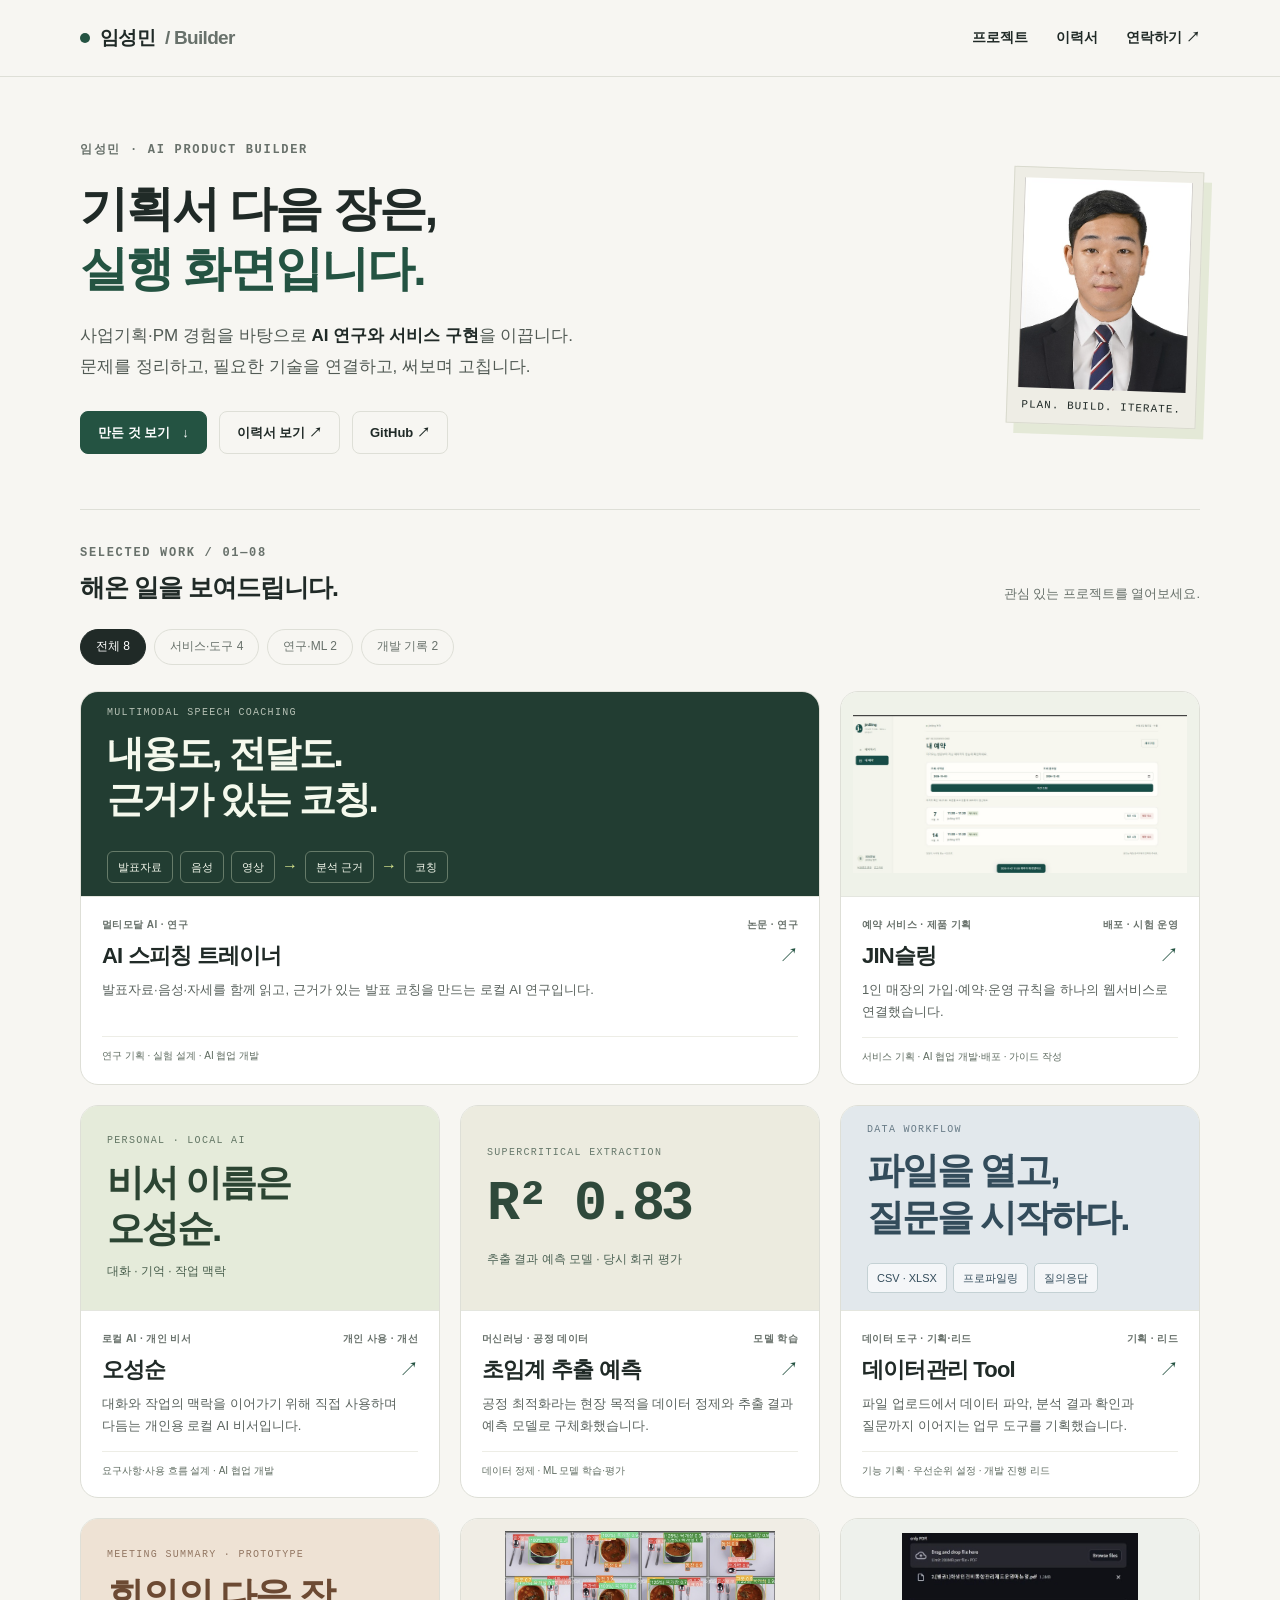
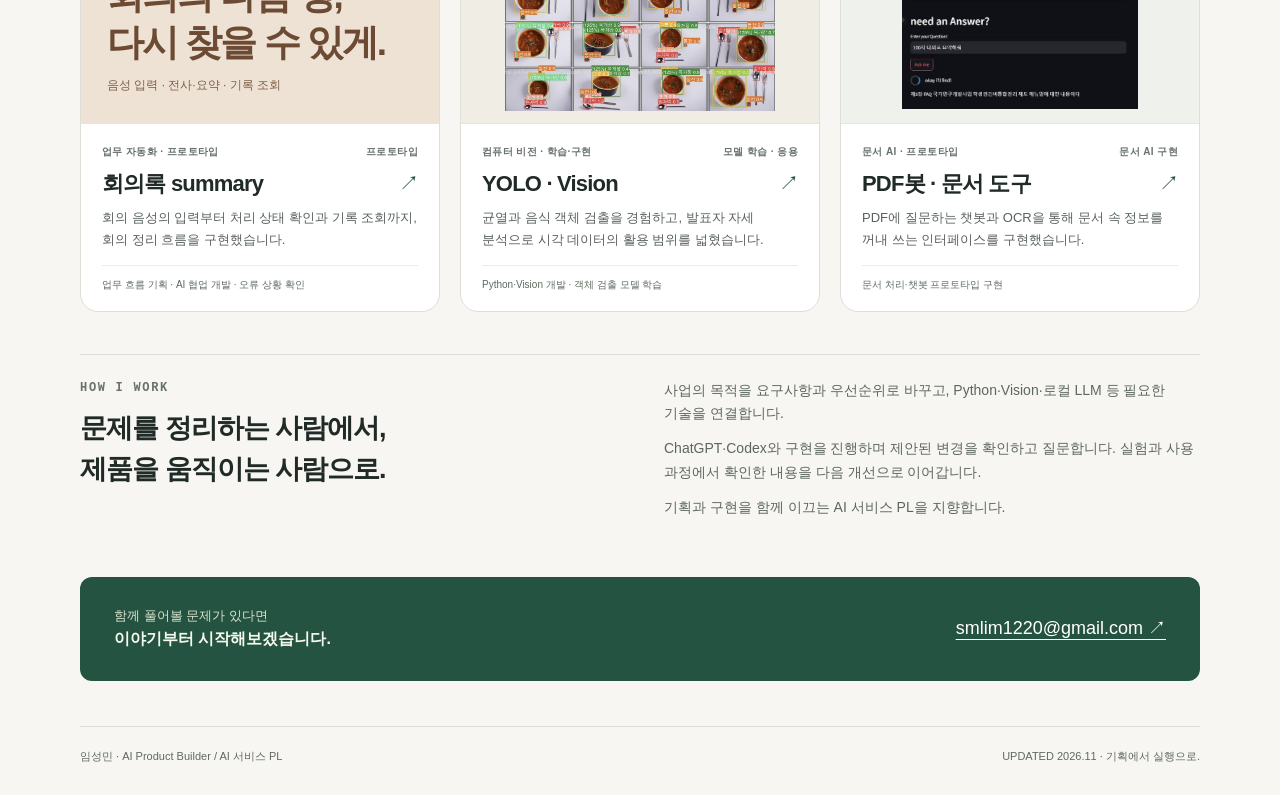
<file: index.html>
<!doctype html><html lang="ko"><head><meta charset="utf-8"><meta name="viewport" content="width=device-width,initial-scale=1"><meta name="description" content="임성민의 AI 연구, 서비스 구현, 기획·개발 포트폴리오"><meta name="theme-color" content="#245342"><title>포트폴리오 · 임성민</title><link rel="stylesheet" href="assets/style.css"></head><body><a class="skip" href="#main">본문 바로가기</a><header class="top"><div class="wrap top-inner"><a class="logo" href="index.html"><span class="dot"></span>임성민<span class="muted"> / Builder</span></a><nav class="nav" aria-label="주 메뉴"><a href="index.html#work">프로젝트</a><a href="resume.html">이력서</a><a class="nav-contact" href="mailto:smlim1220@gmail.com">연락하기 ↗</a></nav></div></header><main id="main" class="wrap"><section class="hero"><div><div class="eyebrow">임성민 · AI PRODUCT BUILDER</div><h1><span>기획서 다음 장은,</span><span>실행 화면입니다.</span></h1><p class="intro">사업기획·PM 경험을 바탕으로 <b>AI 연구와 서비스 구현</b>을 이끕니다.<br>문제를 정리하고, 필요한 기술을 연결하고, 써보며 고칩니다.</p><div class="hero-actions"><a class="button primary" href="#work">만든 것 보기 <span>↓</span></a><a class="button" href="resume.html">이력서 보기 ↗</a><a class="button" href="https://github.com/LimsWeb" target="_blank" rel="noopener noreferrer">GitHub ↗</a></div></div><figure class="portrait"><img src="assets/portrait.jpg" alt="임성민 프로필 사진" width="413" height="531"><figcaption>PLAN. BUILD. ITERATE.</figcaption></figure></section><section class="chapter" id="work"><div class="section-heading"><div><div class="eyebrow">SELECTED WORK / 01—08</div><h2>해온 일을 보여드립니다.</h2></div><p>관심 있는 프로젝트를 열어보세요.</p></div><div class="filters" aria-label="프로젝트 분야"><button class="filter" data-group="all" aria-pressed="true">전체 8</button><button class="filter" data-group="service" aria-pressed="false">서비스·도구 4</button><button class="filter" data-group="research" aria-pressed="false">연구·ML 2</button><button class="filter" data-group="archive" aria-pressed="false">개발 기록 2</button></div><div class="grid"><a class="card speech-ai featured" data-group="research" href="projects/speech-ai.html"><div class="cover"><div class="cover-graphic speech-ai"><div class="small">MULTIMODAL SPEECH COACHING</div><div class="big">내용도, 전달도.<br>근거가 있는 코칭.</div><div class="speech-flow"><span>발표자료</span><span>음성</span><span>영상</span><i>→</i><span>분석 근거</span><i>→</i><span>코칭</span></div></div></div><div class="card-body"><div class="card-meta"><span>멀티모달 AI · 연구</span><span>논문 · 연구</span></div><h3>AI 스피칭 트레이너<span class="arrow" aria-hidden="true">↗</span></h3><p>발표자료·음성·자세를 함께 읽고, 근거가 있는 발표 코칭을 만드는 로컬 AI 연구입니다.</p><div class="card-role">연구 기획 · 실험 설계 · AI 협업 개발</div></div></a><a class="card jinsling" data-group="service" href="projects/jinsling.html"><div class="cover"><img src="assets/jinsling.jpg" alt="JIN슬링 예약 확인 화면" loading="lazy" width="1200" height="675"></div><div class="card-body"><div class="card-meta"><span>예약 서비스 · 제품 기획</span><span>배포 · 시험 운영</span></div><h3>JIN슬링<span class="arrow" aria-hidden="true">↗</span></h3><p>1인 매장의 가입·예약·운영 규칙을 하나의 웹서비스로 연결했습니다.</p><div class="card-role">서비스 기획 · AI 협업 개발·배포 · 가이드 작성</div></div></a><a class="card oseongsun" data-group="service" href="projects/oseongsun.html"><div class="cover"><div class="cover-graphic oseongsun"><div class="small">PERSONAL · LOCAL AI</div><div class="big">비서 이름은<br>오성순.</div><div class="sub">대화 · 기억 · 작업 맥락</div></div></div><div class="card-body"><div class="card-meta"><span>로컬 AI · 개인 비서</span><span>개인 사용 · 개선</span></div><h3>오성순<span class="arrow" aria-hidden="true">↗</span></h3><p>대화와 작업의 맥락을 이어가기 위해 직접 사용하며 다듬는 개인용 로컬 AI 비서입니다.</p><div class="card-role">요구사항·사용 흐름 설계 · AI 협업 개발</div></div></a><a class="card process-ml" data-group="research" href="projects/process-ml.html"><div class="cover"><div class="cover-graphic process-ml"><div class="small">SUPERCRITICAL EXTRACTION</div><div class="big">R² 0.83</div><div class="sub">추출 결과 예측 모델 · 당시 회귀 평가</div></div></div><div class="card-body"><div class="card-meta"><span>머신러닝 · 공정 데이터</span><span>모델 학습</span></div><h3>초임계 추출 예측<span class="arrow" aria-hidden="true">↗</span></h3><p>공정 최적화라는 현장 목적을 데이터 정제와 추출 결과 예측 모델로 구체화했습니다.</p><div class="card-role">데이터 정제 · ML 모델 학습·평가</div></div></a><a class="card data-tool" data-group="service" href="projects/data-tool.html"><div class="cover"><div class="cover-graphic data-tool"><div class="small">DATA WORKFLOW</div><div class="big">파일을 열고,<br>질문을 시작하다.</div><div class="data-chips"><span>CSV · XLSX</span><span>프로파일링</span><span>질의응답</span></div></div></div><div class="card-body"><div class="card-meta"><span>데이터 도구 · 기획·리드</span><span>기획 · 리드</span></div><h3>데이터관리 Tool<span class="arrow" aria-hidden="true">↗</span></h3><p>파일 업로드에서 데이터 파악, 분석 결과 확인과 질문까지 이어지는 업무 도구를 기획했습니다.</p><div class="card-role">기능 기획 · 우선순위 설정 · 개발 진행 리드</div></div></a><a class="card meeting-summary" data-group="service" href="projects/meeting-summary.html"><div class="cover"><div class="cover-graphic meeting-summary"><div class="small">MEETING SUMMARY · PROTOTYPE</div><div class="big">회의의 다음 장,<br>다시 찾을 수 있게.</div><div class="sub">음성 입력 · 전사·요약 · 기록 조회</div></div></div><div class="card-body"><div class="card-meta"><span>업무 자동화 · 프로토타입</span><span>프로토타입</span></div><h3>회의록 summary<span class="arrow" aria-hidden="true">↗</span></h3><p>회의 음성의 입력부터 처리 상태 확인과 기록 조회까지, 회의 정리 흐름을 구현했습니다.</p><div class="card-role">업무 흐름 기획 · AI 협업 개발 · 오류 상황 확인</div></div></a><a class="card vision" data-group="archive" href="projects/vision.html"><div class="cover"><img src="assets/vision.jpg" alt="한국 음식 객체 검출 결과" loading="lazy" width="1200" height="675"></div><div class="card-body"><div class="card-meta"><span>컴퓨터 비전 · 학습·구현</span><span>모델 학습 · 응용</span></div><h3>YOLO · Vision<span class="arrow" aria-hidden="true">↗</span></h3><p>균열과 음식 객체 검출을 경험하고, 발표자 자세 분석으로 시각 데이터의 활용 범위를 넓혔습니다.</p><div class="card-role">Python·Vision 개발 · 객체 검출 모델 학습</div></div></a><a class="card pdf-tools" data-group="archive" href="projects/pdf-tools.html"><div class="cover"><img src="assets/pdf-tools.jpg" alt="PaperDotFriend PDF Chat 화면" loading="lazy" width="1200" height="675"></div><div class="card-body"><div class="card-meta"><span>문서 AI · 프로토타입</span><span>문서 AI 구현</span></div><h3>PDF봇 · 문서 도구<span class="arrow" aria-hidden="true">↗</span></h3><p>PDF에 질문하는 챗봇과 OCR을 통해 문서 속 정보를 꺼내 쓰는 인터페이스를 구현했습니다.</p><div class="card-role">문서 처리·챗봇 프로토타입 구현</div></div></a></div></section><section class="chapter about-row"><div><div class="eyebrow">HOW I WORK</div><h2>문제를 정리하는 사람에서,<br>제품을 움직이는 사람으로.</h2></div><div><p>사업의 목적을 요구사항과 우선순위로 바꾸고, Python·Vision·로컬 LLM 등 필요한 기술을 연결합니다.</p><p>ChatGPT·Codex와 구현을 진행하며 제안된 변경을 확인하고 질문합니다. 실험과 사용 과정에서 확인한 내용을 다음 개선으로 이어갑니다.</p><p>기획과 구현을 함께 이끄는 AI 서비스 PL을 지향합니다.</p></div></section><section class="contact"><div><p>함께 풀어볼 문제가 있다면</p><strong>이야기부터 시작해보겠습니다.</strong></div><a href="mailto:smlim1220@gmail.com">smlim1220@gmail.com ↗</a></section></main><footer class="wrap footer"><span>임성민 · AI Product Builder / AI 서비스 PL</span><span>UPDATED 2026.11 · 기획에서 실행으로.</span></footer><script src="assets/app.js" defer></script></body></html>
</file>
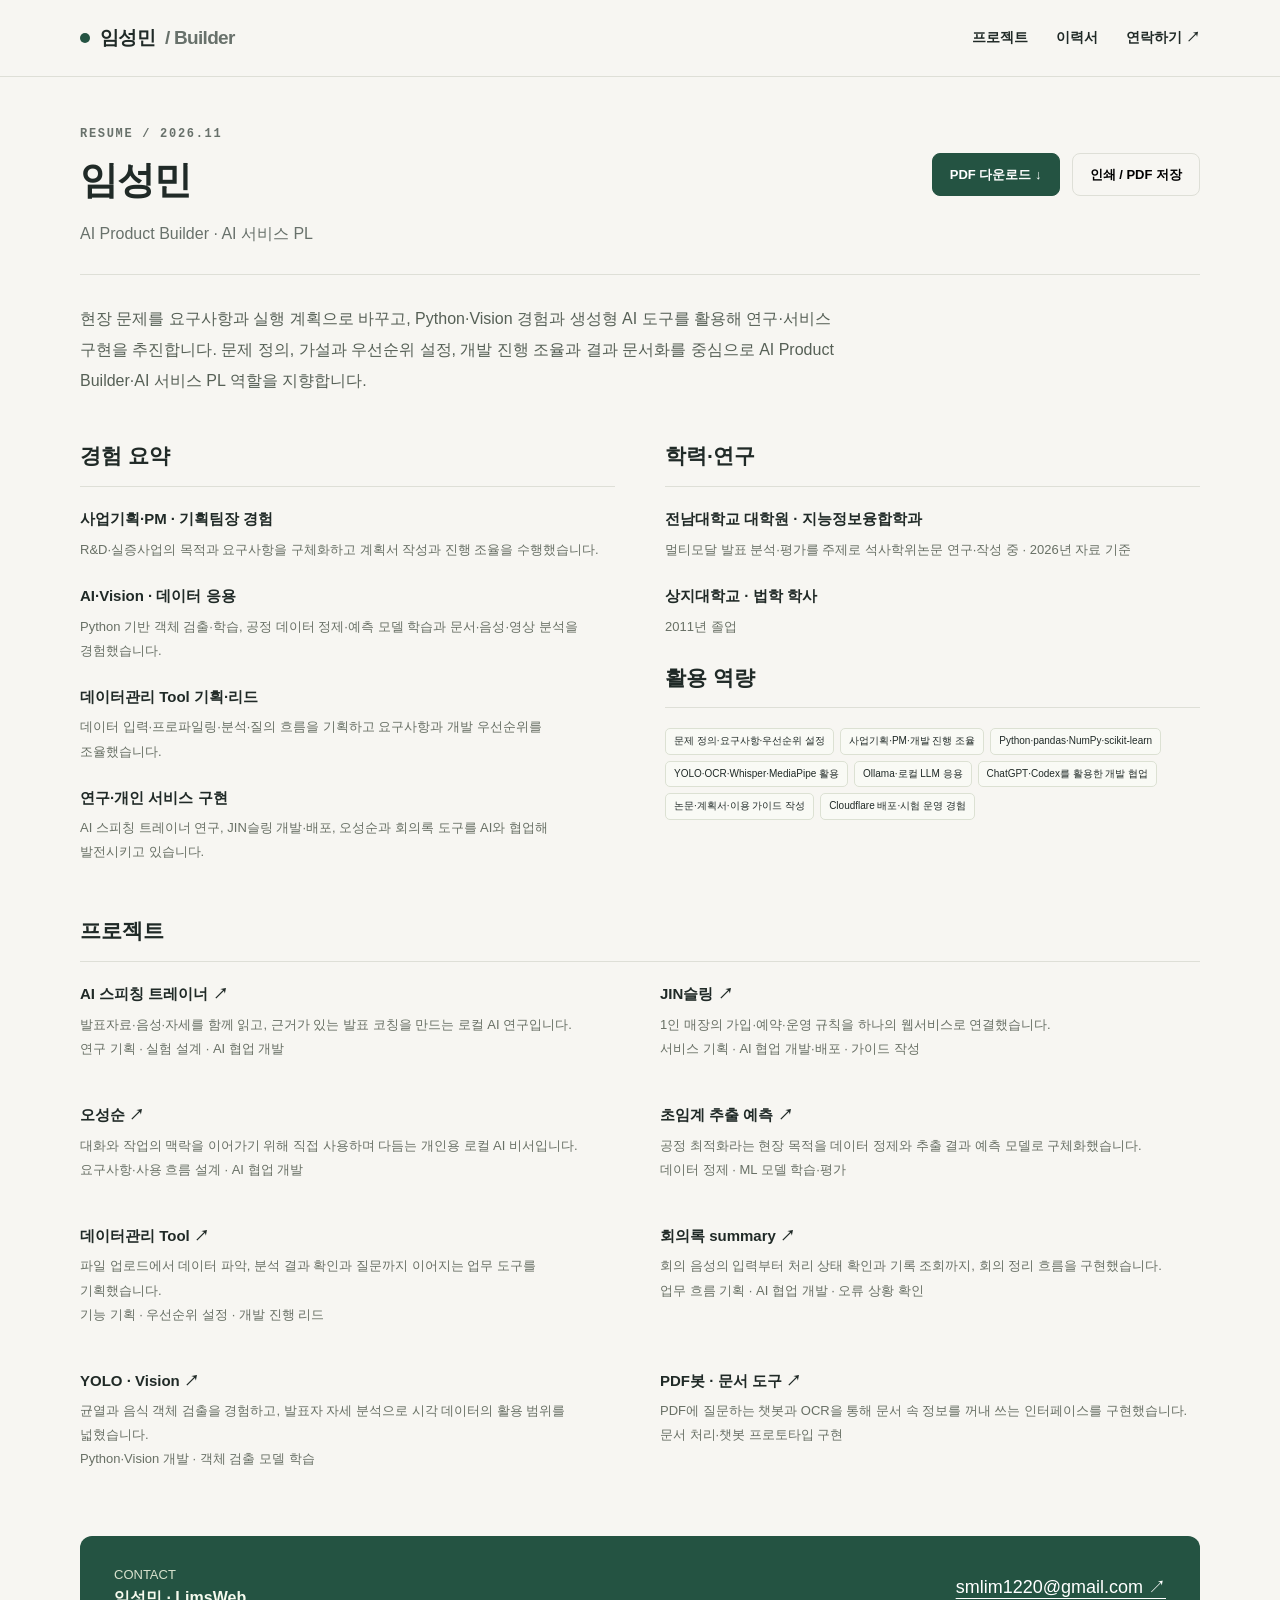
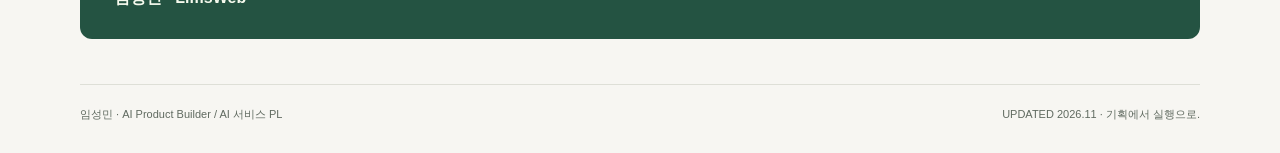
<file: resume.html>
<!doctype html><html lang="ko"><head><meta charset="utf-8"><meta name="viewport" content="width=device-width,initial-scale=1"><meta name="description" content="임성민의 AI 연구, 서비스 구현, 기획·개발 포트폴리오"><meta name="theme-color" content="#245342"><title>이력서 · 임성민</title><link rel="stylesheet" href="assets/style.css"></head><body><a class="skip" href="#main">본문 바로가기</a><header class="top"><div class="wrap top-inner"><a class="logo" href="index.html"><span class="dot"></span>임성민<span class="muted"> / Builder</span></a><nav class="nav" aria-label="주 메뉴"><a href="index.html#work">프로젝트</a><a href="resume.html">이력서</a><a class="nav-contact" href="mailto:smlim1220@gmail.com">연락하기 ↗</a></nav></div></header><main id="main" class="wrap"><header class="resume-header"><div><div class="eyebrow">RESUME / 2026.11</div><h1>임성민</h1><p>AI Product Builder · AI 서비스 PL</p></div><div class="hero-actions no-print"><a class="button primary" href="Resume_Lim_Seongmin.pdf" download>PDF 다운로드 ↓</a><button class="button" data-print>인쇄 / PDF 저장</button></div></header><p class="resume-intro">현장 문제를 요구사항과 실행 계획으로 바꾸고, Python·Vision 경험과 생성형 AI 도구를 활용해 연구·서비스 구현을 추진합니다. 문제 정의, 가설과 우선순위 설정, 개발 진행 조율과 결과 문서화를 중심으로 AI Product Builder·AI 서비스 PL 역할을 지향합니다.</p><div class="resume-grid"><section class="resume-section"><h2>경험 요약</h2><div class="resume-item"><h3>사업기획·PM · 기획팀장 경험</h3><p>R&amp;D·실증사업의 목적과 요구사항을 구체화하고 계획서 작성과 진행 조율을 수행했습니다.</p></div><div class="resume-item"><h3>AI·Vision · 데이터 응용</h3><p>Python 기반 객체 검출·학습, 공정 데이터 정제·예측 모델 학습과 문서·음성·영상 분석을 경험했습니다.</p></div><div class="resume-item"><h3>데이터관리 Tool 기획·리드</h3><p>데이터 입력·프로파일링·분석·질의 흐름을 기획하고 요구사항과 개발 우선순위를 조율했습니다.</p></div><div class="resume-item"><h3>연구·개인 서비스 구현</h3><p>AI 스피칭 트레이너 연구, JIN슬링 개발·배포, 오성순과 회의록 도구를 AI와 협업해 발전시키고 있습니다.</p></div></section><section class="resume-section"><h2>학력·연구</h2><div class="resume-item"><h3>전남대학교 대학원 · 지능정보융합학과</h3><p>멀티모달 발표 분석·평가를 주제로 석사학위논문 연구·작성 중 · 2026년 자료 기준</p></div><div class="resume-item"><h3>상지대학교 · 법학 학사</h3><p>2011년 졸업</p></div><h2>활용 역량</h2><div class="tags"><span class="tag">문제 정의·요구사항·우선순위 설정</span><span class="tag">사업기획·PM·개발 진행 조율</span><span class="tag">Python·pandas·NumPy·scikit-learn</span><span class="tag">YOLO·OCR·Whisper·MediaPipe 활용</span><span class="tag">Ollama·로컬 LLM 응용</span><span class="tag">ChatGPT·Codex를 활용한 개발 협업</span><span class="tag">논문·계획서·이용 가이드 작성</span><span class="tag">Cloudflare 배포·시험 운영 경험</span></div></section></div><section class="resume-section"><h2>프로젝트</h2><div class="resume-projects"><a class="resume-item" href="projects/speech-ai.html"><h3>AI 스피칭 트레이너 ↗</h3><p>발표자료·음성·자세를 함께 읽고, 근거가 있는 발표 코칭을 만드는 로컬 AI 연구입니다.</p><p>연구 기획 · 실험 설계 · AI 협업 개발</p></a><a class="resume-item" href="projects/jinsling.html"><h3>JIN슬링 ↗</h3><p>1인 매장의 가입·예약·운영 규칙을 하나의 웹서비스로 연결했습니다.</p><p>서비스 기획 · AI 협업 개발·배포 · 가이드 작성</p></a><a class="resume-item" href="projects/oseongsun.html"><h3>오성순 ↗</h3><p>대화와 작업의 맥락을 이어가기 위해 직접 사용하며 다듬는 개인용 로컬 AI 비서입니다.</p><p>요구사항·사용 흐름 설계 · AI 협업 개발</p></a><a class="resume-item" href="projects/process-ml.html"><h3>초임계 추출 예측 ↗</h3><p>공정 최적화라는 현장 목적을 데이터 정제와 추출 결과 예측 모델로 구체화했습니다.</p><p>데이터 정제 · ML 모델 학습·평가</p></a><a class="resume-item" href="projects/data-tool.html"><h3>데이터관리 Tool ↗</h3><p>파일 업로드에서 데이터 파악, 분석 결과 확인과 질문까지 이어지는 업무 도구를 기획했습니다.</p><p>기능 기획 · 우선순위 설정 · 개발 진행 리드</p></a><a class="resume-item" href="projects/meeting-summary.html"><h3>회의록 summary ↗</h3><p>회의 음성의 입력부터 처리 상태 확인과 기록 조회까지, 회의 정리 흐름을 구현했습니다.</p><p>업무 흐름 기획 · AI 협업 개발 · 오류 상황 확인</p></a><a class="resume-item" href="projects/vision.html"><h3>YOLO · Vision ↗</h3><p>균열과 음식 객체 검출을 경험하고, 발표자 자세 분석으로 시각 데이터의 활용 범위를 넓혔습니다.</p><p>Python·Vision 개발 · 객체 검출 모델 학습</p></a><a class="resume-item" href="projects/pdf-tools.html"><h3>PDF봇 · 문서 도구 ↗</h3><p>PDF에 질문하는 챗봇과 OCR을 통해 문서 속 정보를 꺼내 쓰는 인터페이스를 구현했습니다.</p><p>문서 처리·챗봇 프로토타입 구현</p></a></div></section><section class="contact"><div><p>CONTACT</p><strong>임성민 · LimsWeb</strong></div><a href="mailto:smlim1220@gmail.com">smlim1220@gmail.com ↗</a></section></main><footer class="wrap footer"><span>임성민 · AI Product Builder / AI 서비스 PL</span><span>UPDATED 2026.11 · 기획에서 실행으로.</span></footer><script src="assets/app.js" defer></script></body></html>
</file>
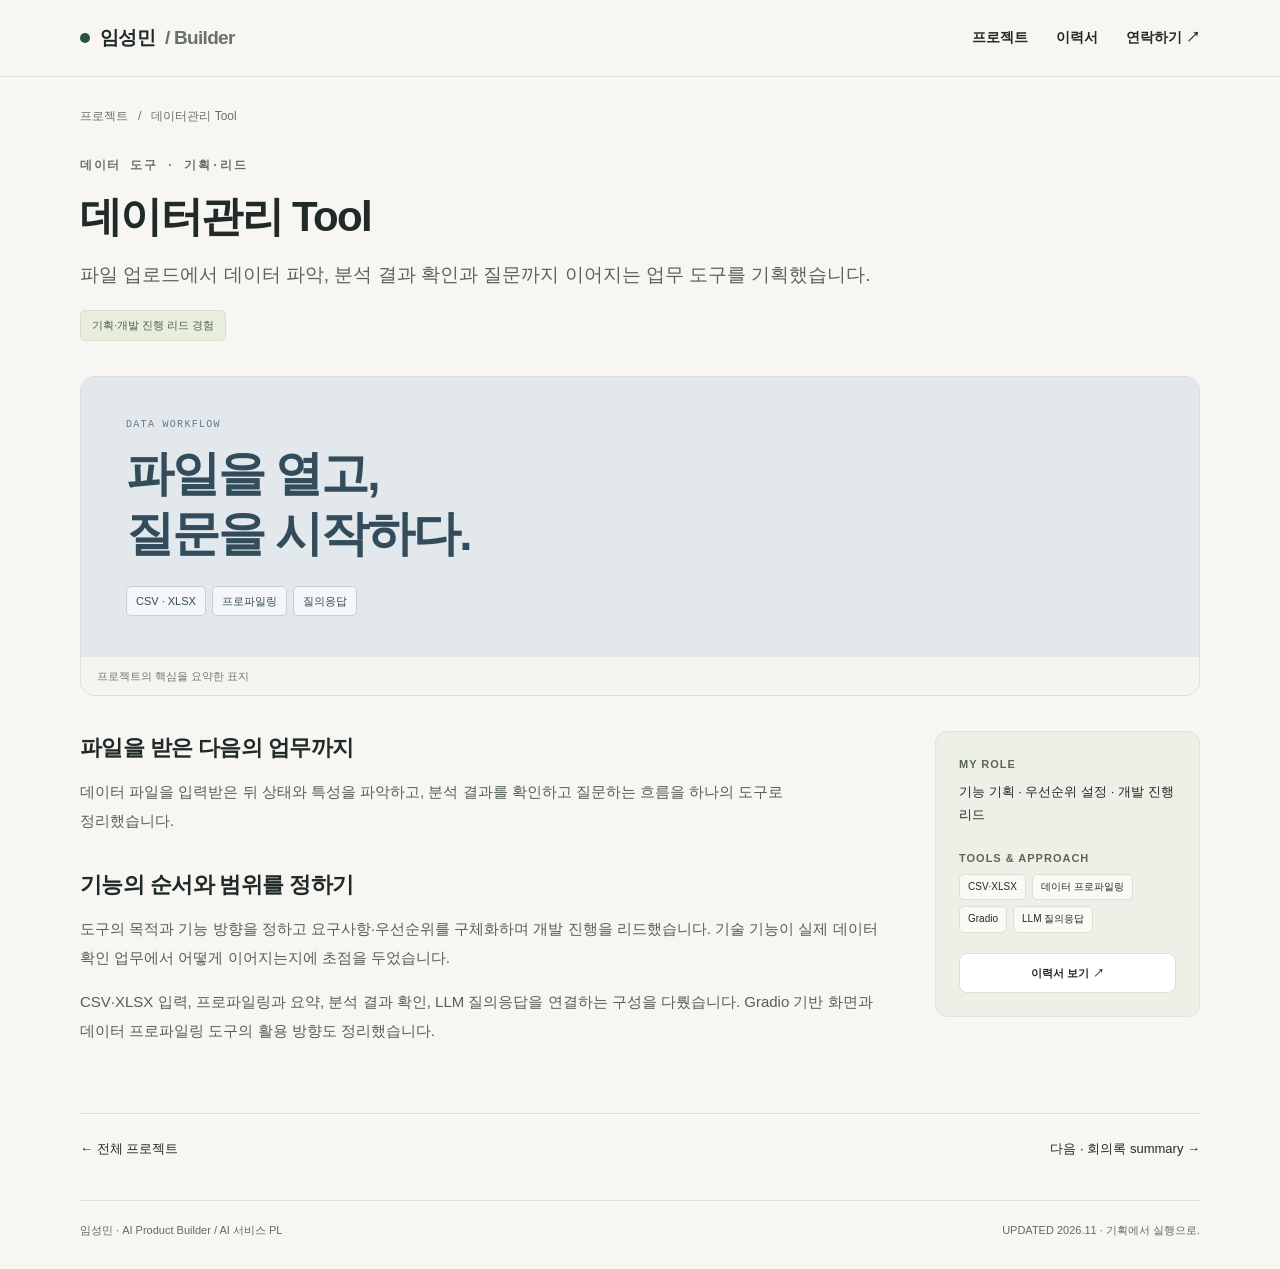
<file: projects/data-tool.html>
<!doctype html><html lang="ko"><head><meta charset="utf-8"><meta name="viewport" content="width=device-width,initial-scale=1"><meta name="description" content="임성민의 AI 연구, 서비스 구현, 기획·개발 포트폴리오"><meta name="theme-color" content="#245342"><title>데이터관리 Tool · 임성민</title><link rel="stylesheet" href="../assets/style.css"></head><body><a class="skip" href="#main">본문 바로가기</a><header class="top"><div class="wrap top-inner"><a class="logo" href="../index.html"><span class="dot"></span>임성민<span class="muted"> / Builder</span></a><nav class="nav" aria-label="주 메뉴"><a href="../index.html#work">프로젝트</a><a href="../resume.html">이력서</a><a class="nav-contact" href="mailto:smlim1220@gmail.com">연락하기 ↗</a></nav></div></header><main id="main" class="wrap"><div class="breadcrumbs"><a href="../index.html#work">프로젝트</a><span>/</span><span>데이터관리 Tool</span></div><header class="project-hero"><div class="eyebrow">데이터 도구 · 기획·리드</div><h1>데이터관리 Tool</h1><p>파일 업로드에서 데이터 파악, 분석 결과 확인과 질문까지 이어지는 업무 도구를 기획했습니다.</p><span class="status">기획·개발 진행 리드 경험</span></header><figure class="detail-cover"><div class="cover-graphic data-tool"><div class="small">DATA WORKFLOW</div><div class="big">파일을 열고,<br>질문을 시작하다.</div><div class="data-chips"><span>CSV · XLSX</span><span>프로파일링</span><span>질의응답</span></div></div><figcaption>프로젝트의 핵심을 요약한 표지</figcaption></figure><div class="detail-layout"><article class="story"><section><h2>파일을 받은 다음의 업무까지</h2><p>데이터 파일을 입력받은 뒤 상태와 특성을 파악하고, 분석 결과를 확인하고 질문하는 흐름을 하나의 도구로 정리했습니다.</p></section><section><h2>기능의 순서와 범위를 정하기</h2><p>도구의 목적과 기능 방향을 정하고 요구사항·우선순위를 구체화하며 개발 진행을 리드했습니다. 기술 기능이 실제 데이터 확인 업무에서 어떻게 이어지는지에 초점을 두었습니다.</p><p>CSV·XLSX 입력, 프로파일링과 요약, 분석 결과 확인, LLM 질의응답을 연결하는 구성을 다뤘습니다. Gradio 기반 화면과 데이터 프로파일링 도구의 활용 방향도 정리했습니다.</p></section></article><aside class="meta-panel"><h2>MY ROLE</h2><p>기능 기획 · 우선순위 설정 · 개발 진행 리드</p><h2>TOOLS & APPROACH</h2><div class="tags"><span class="tag">CSV·XLSX</span><span class="tag">데이터 프로파일링</span><span class="tag">Gradio</span><span class="tag">LLM 질의응답</span></div><a class="button" href="../resume.html">이력서 보기 ↗</a></aside></div><nav class="next-project" aria-label="다른 프로젝트"><a href="../index.html#work">← 전체 프로젝트</a><a href="meeting-summary.html">다음 · 회의록 summary →</a></nav></main><footer class="wrap footer"><span>임성민 · AI Product Builder / AI 서비스 PL</span><span>UPDATED 2026.11 · 기획에서 실행으로.</span></footer><script src="../assets/app.js" defer></script></body></html>
</file>
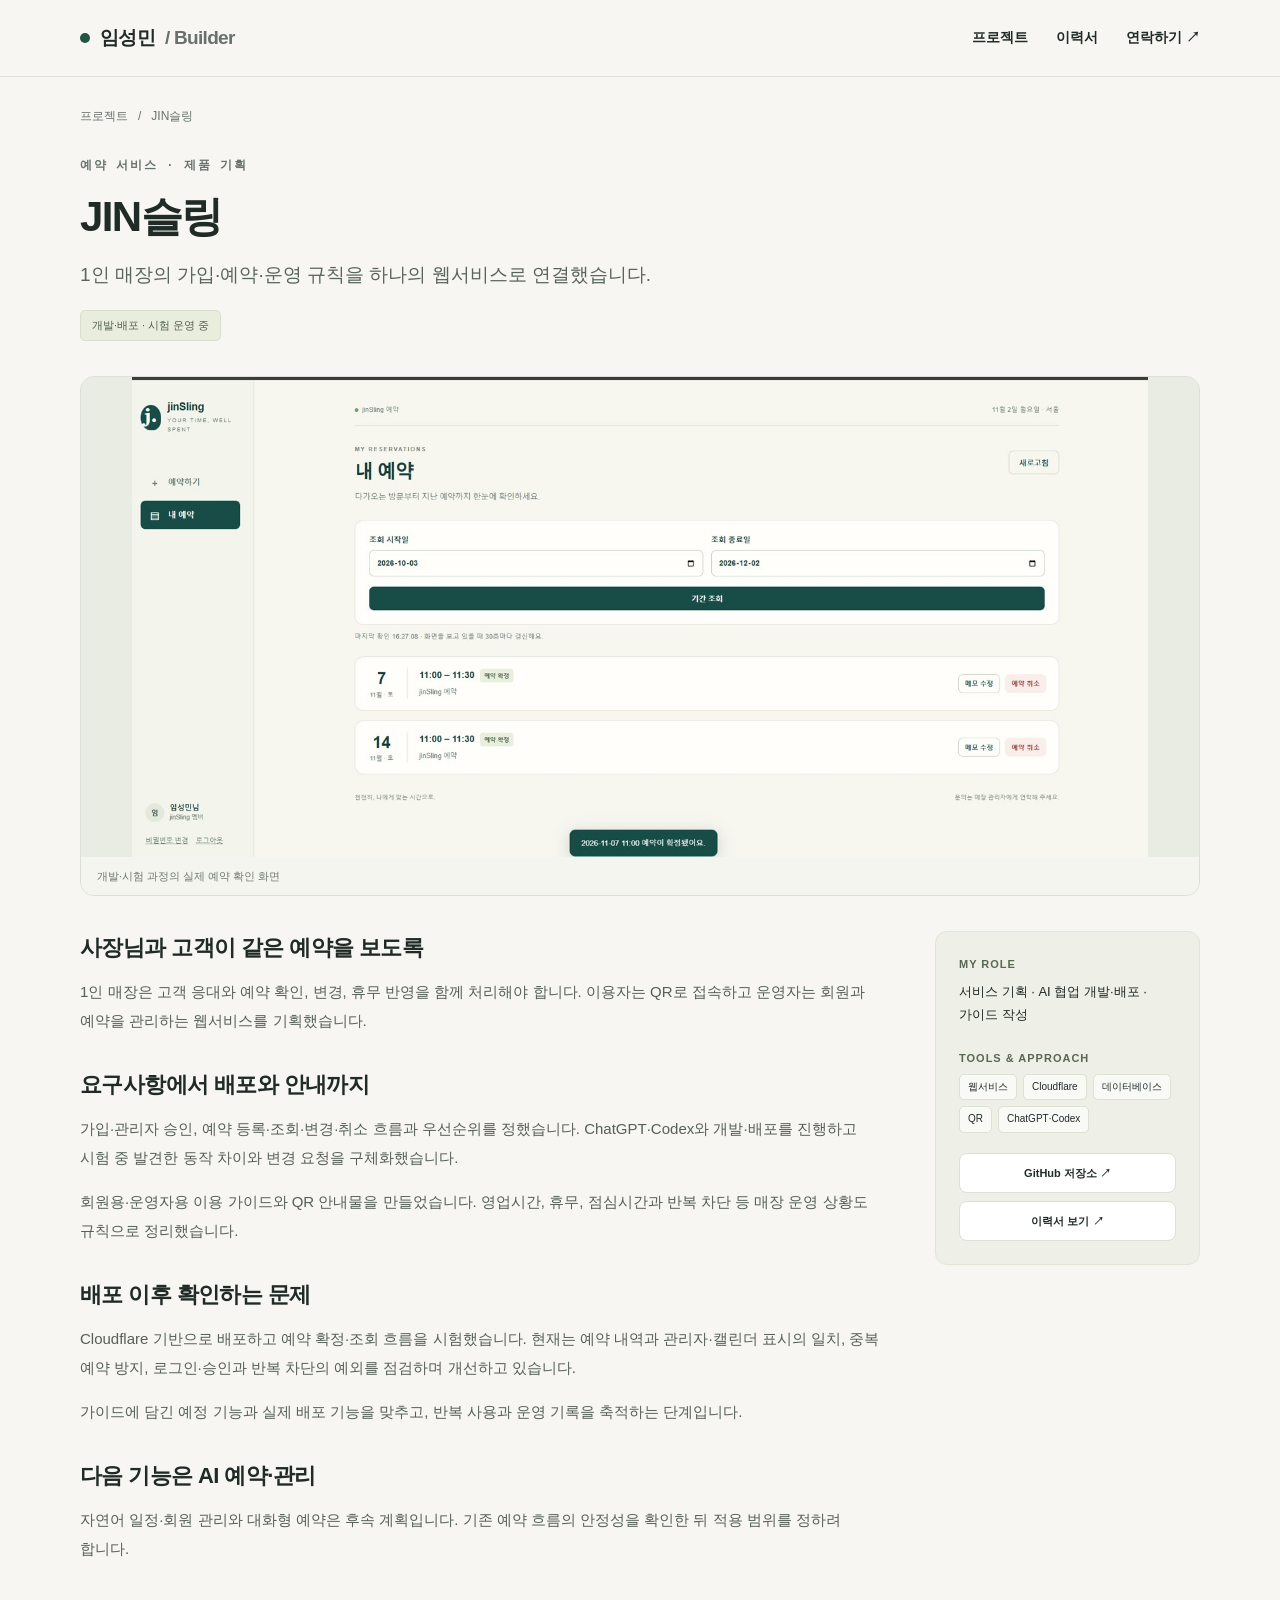
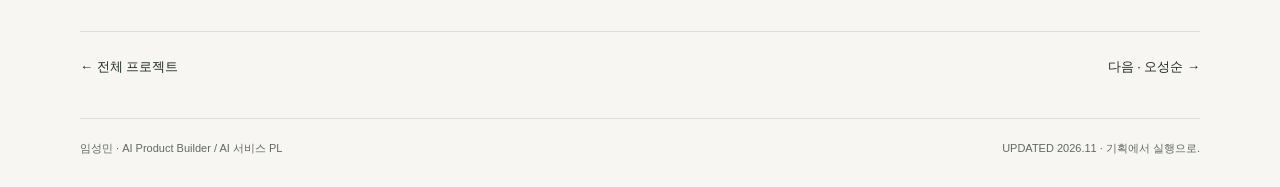
<file: projects/jinsling.html>
<!doctype html><html lang="ko"><head><meta charset="utf-8"><meta name="viewport" content="width=device-width,initial-scale=1"><meta name="description" content="임성민의 AI 연구, 서비스 구현, 기획·개발 포트폴리오"><meta name="theme-color" content="#245342"><title>JIN슬링 · 임성민</title><link rel="stylesheet" href="../assets/style.css"></head><body><a class="skip" href="#main">본문 바로가기</a><header class="top"><div class="wrap top-inner"><a class="logo" href="../index.html"><span class="dot"></span>임성민<span class="muted"> / Builder</span></a><nav class="nav" aria-label="주 메뉴"><a href="../index.html#work">프로젝트</a><a href="../resume.html">이력서</a><a class="nav-contact" href="mailto:smlim1220@gmail.com">연락하기 ↗</a></nav></div></header><main id="main" class="wrap"><div class="breadcrumbs"><a href="../index.html#work">프로젝트</a><span>/</span><span>JIN슬링</span></div><header class="project-hero"><div class="eyebrow">예약 서비스 · 제품 기획</div><h1>JIN슬링</h1><p>1인 매장의 가입·예약·운영 규칙을 하나의 웹서비스로 연결했습니다.</p><span class="status">개발·배포 · 시험 운영 중</span></header><figure class="detail-cover"><img src="../assets/jinsling.jpg" alt="JIN슬링 예약 확인 화면" loading="lazy" width="1200" height="675"><figcaption>개발·시험 과정의 실제 예약 확인 화면</figcaption></figure><div class="detail-layout"><article class="story"><section><h2>사장님과 고객이 같은 예약을 보도록</h2><p>1인 매장은 고객 응대와 예약 확인, 변경, 휴무 반영을 함께 처리해야 합니다. 이용자는 QR로 접속하고 운영자는 회원과 예약을 관리하는 웹서비스를 기획했습니다.</p></section><section><h2>요구사항에서 배포와 안내까지</h2><p>가입·관리자 승인, 예약 등록·조회·변경·취소 흐름과 우선순위를 정했습니다. ChatGPT·Codex와 개발·배포를 진행하고 시험 중 발견한 동작 차이와 변경 요청을 구체화했습니다.</p><p>회원용·운영자용 이용 가이드와 QR 안내물을 만들었습니다. 영업시간, 휴무, 점심시간과 반복 차단 등 매장 운영 상황도 규칙으로 정리했습니다.</p></section><section><h2>배포 이후 확인하는 문제</h2><p>Cloudflare 기반으로 배포하고 예약 확정·조회 흐름을 시험했습니다. 현재는 예약 내역과 관리자·캘린더 표시의 일치, 중복 예약 방지, 로그인·승인과 반복 차단의 예외를 점검하며 개선하고 있습니다.</p><p>가이드에 담긴 예정 기능과 실제 배포 기능을 맞추고, 반복 사용과 운영 기록을 축적하는 단계입니다.</p></section><section><h2>다음 기능은 AI 예약·관리</h2><p>자연어 일정·회원 관리와 대화형 예약은 후속 계획입니다. 기존 예약 흐름의 안정성을 확인한 뒤 적용 범위를 정하려 합니다.</p></section></article><aside class="meta-panel"><h2>MY ROLE</h2><p>서비스 기획 · AI 협업 개발·배포 · 가이드 작성</p><h2>TOOLS & APPROACH</h2><div class="tags"><span class="tag">웹서비스</span><span class="tag">Cloudflare</span><span class="tag">데이터베이스</span><span class="tag">QR</span><span class="tag">ChatGPT·Codex</span></div><a class="button" href="https://github.com/LimsWeb/JINSling" target="_blank" rel="noopener noreferrer">GitHub 저장소 ↗</a><a class="button" href="../resume.html">이력서 보기 ↗</a></aside></div><nav class="next-project" aria-label="다른 프로젝트"><a href="../index.html#work">← 전체 프로젝트</a><a href="oseongsun.html">다음 · 오성순 →</a></nav></main><footer class="wrap footer"><span>임성민 · AI Product Builder / AI 서비스 PL</span><span>UPDATED 2026.11 · 기획에서 실행으로.</span></footer><script src="../assets/app.js" defer></script></body></html>
</file>
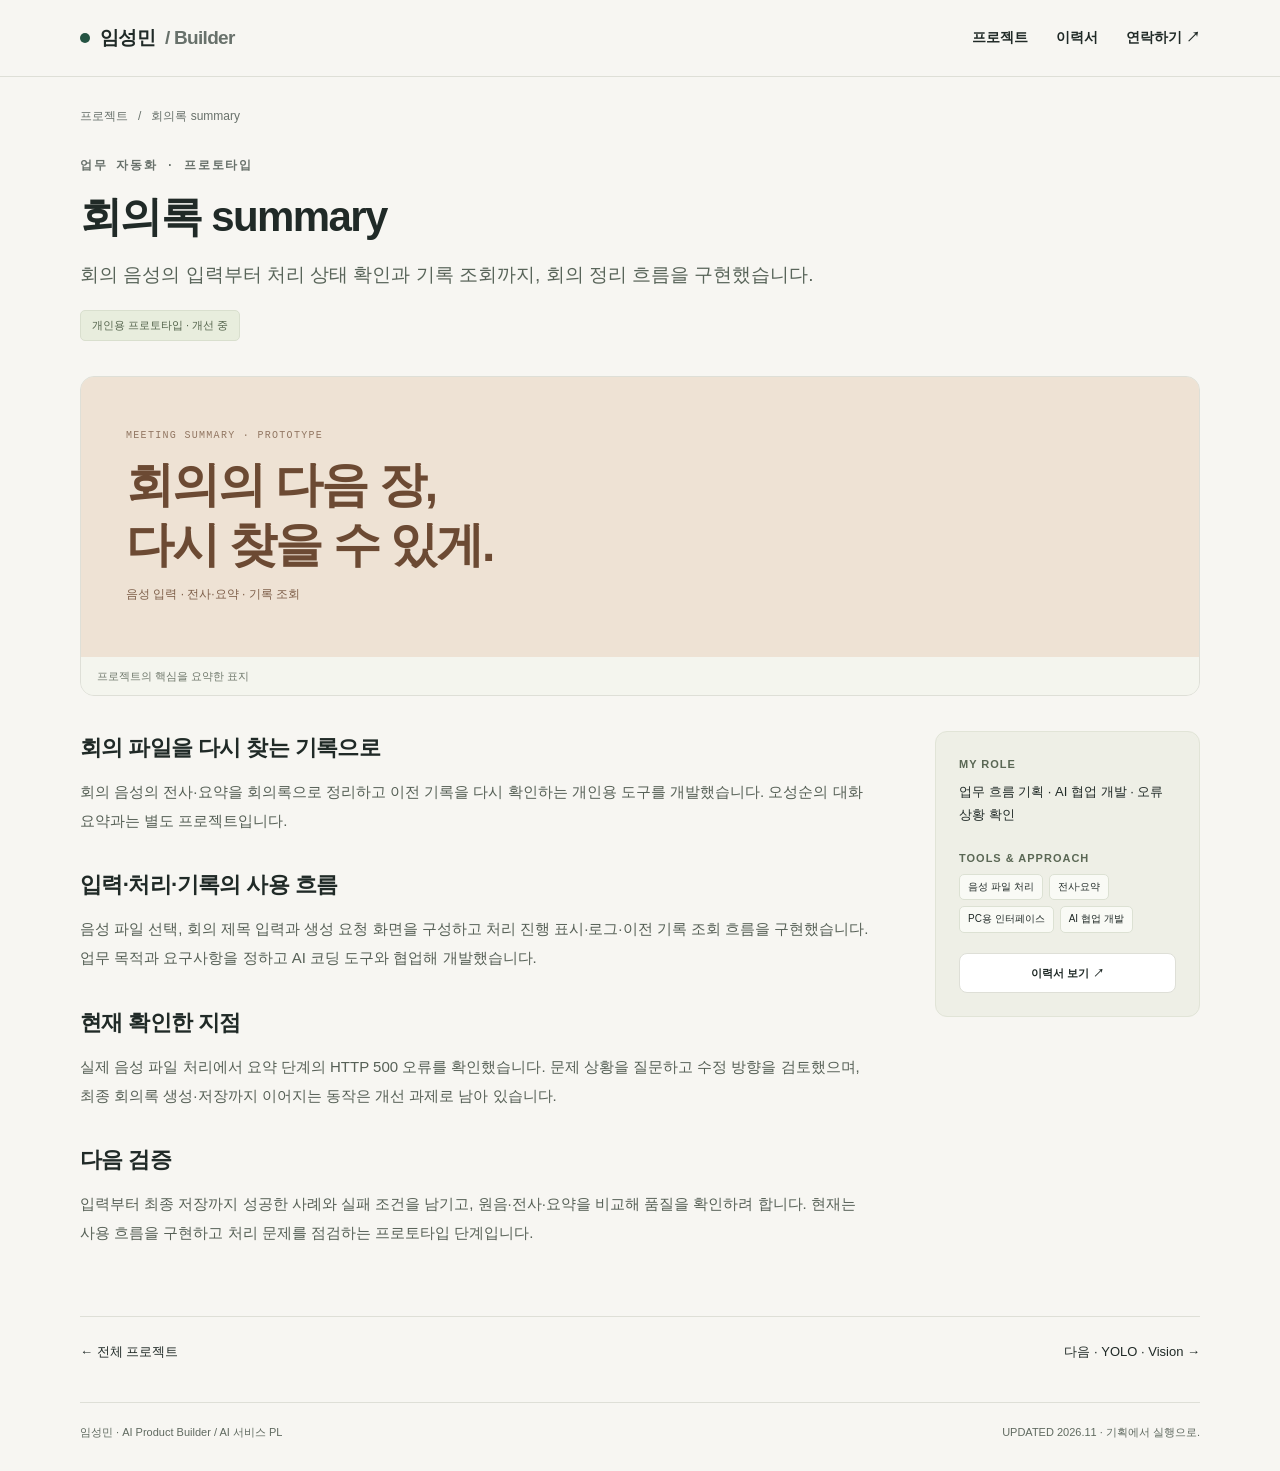
<file: projects/meeting-summary.html>
<!doctype html><html lang="ko"><head><meta charset="utf-8"><meta name="viewport" content="width=device-width,initial-scale=1"><meta name="description" content="임성민의 AI 연구, 서비스 구현, 기획·개발 포트폴리오"><meta name="theme-color" content="#245342"><title>회의록 summary · 임성민</title><link rel="stylesheet" href="../assets/style.css"></head><body><a class="skip" href="#main">본문 바로가기</a><header class="top"><div class="wrap top-inner"><a class="logo" href="../index.html"><span class="dot"></span>임성민<span class="muted"> / Builder</span></a><nav class="nav" aria-label="주 메뉴"><a href="../index.html#work">프로젝트</a><a href="../resume.html">이력서</a><a class="nav-contact" href="mailto:smlim1220@gmail.com">연락하기 ↗</a></nav></div></header><main id="main" class="wrap"><div class="breadcrumbs"><a href="../index.html#work">프로젝트</a><span>/</span><span>회의록 summary</span></div><header class="project-hero"><div class="eyebrow">업무 자동화 · 프로토타입</div><h1>회의록 summary</h1><p>회의 음성의 입력부터 처리 상태 확인과 기록 조회까지, 회의 정리 흐름을 구현했습니다.</p><span class="status">개인용 프로토타입 · 개선 중</span></header><figure class="detail-cover"><div class="cover-graphic meeting-summary"><div class="small">MEETING SUMMARY · PROTOTYPE</div><div class="big">회의의 다음 장,<br>다시 찾을 수 있게.</div><div class="sub">음성 입력 · 전사·요약 · 기록 조회</div></div><figcaption>프로젝트의 핵심을 요약한 표지</figcaption></figure><div class="detail-layout"><article class="story"><section><h2>회의 파일을 다시 찾는 기록으로</h2><p>회의 음성의 전사·요약을 회의록으로 정리하고 이전 기록을 다시 확인하는 개인용 도구를 개발했습니다. 오성순의 대화 요약과는 별도 프로젝트입니다.</p></section><section><h2>입력·처리·기록의 사용 흐름</h2><p>음성 파일 선택, 회의 제목 입력과 생성 요청 화면을 구성하고 처리 진행 표시·로그·이전 기록 조회 흐름을 구현했습니다. 업무 목적과 요구사항을 정하고 AI 코딩 도구와 협업해 개발했습니다.</p></section><section><h2>현재 확인한 지점</h2><p>실제 음성 파일 처리에서 요약 단계의 HTTP 500 오류를 확인했습니다. 문제 상황을 질문하고 수정 방향을 검토했으며, 최종 회의록 생성·저장까지 이어지는 동작은 개선 과제로 남아 있습니다.</p></section><section><h2>다음 검증</h2><p>입력부터 최종 저장까지 성공한 사례와 실패 조건을 남기고, 원음·전사·요약을 비교해 품질을 확인하려 합니다. 현재는 사용 흐름을 구현하고 처리 문제를 점검하는 프로토타입 단계입니다.</p></section></article><aside class="meta-panel"><h2>MY ROLE</h2><p>업무 흐름 기획 · AI 협업 개발 · 오류 상황 확인</p><h2>TOOLS & APPROACH</h2><div class="tags"><span class="tag">음성 파일 처리</span><span class="tag">전사·요약</span><span class="tag">PC용 인터페이스</span><span class="tag">AI 협업 개발</span></div><a class="button" href="../resume.html">이력서 보기 ↗</a></aside></div><nav class="next-project" aria-label="다른 프로젝트"><a href="../index.html#work">← 전체 프로젝트</a><a href="vision.html">다음 · YOLO · Vision →</a></nav></main><footer class="wrap footer"><span>임성민 · AI Product Builder / AI 서비스 PL</span><span>UPDATED 2026.11 · 기획에서 실행으로.</span></footer><script src="../assets/app.js" defer></script></body></html>
</file>
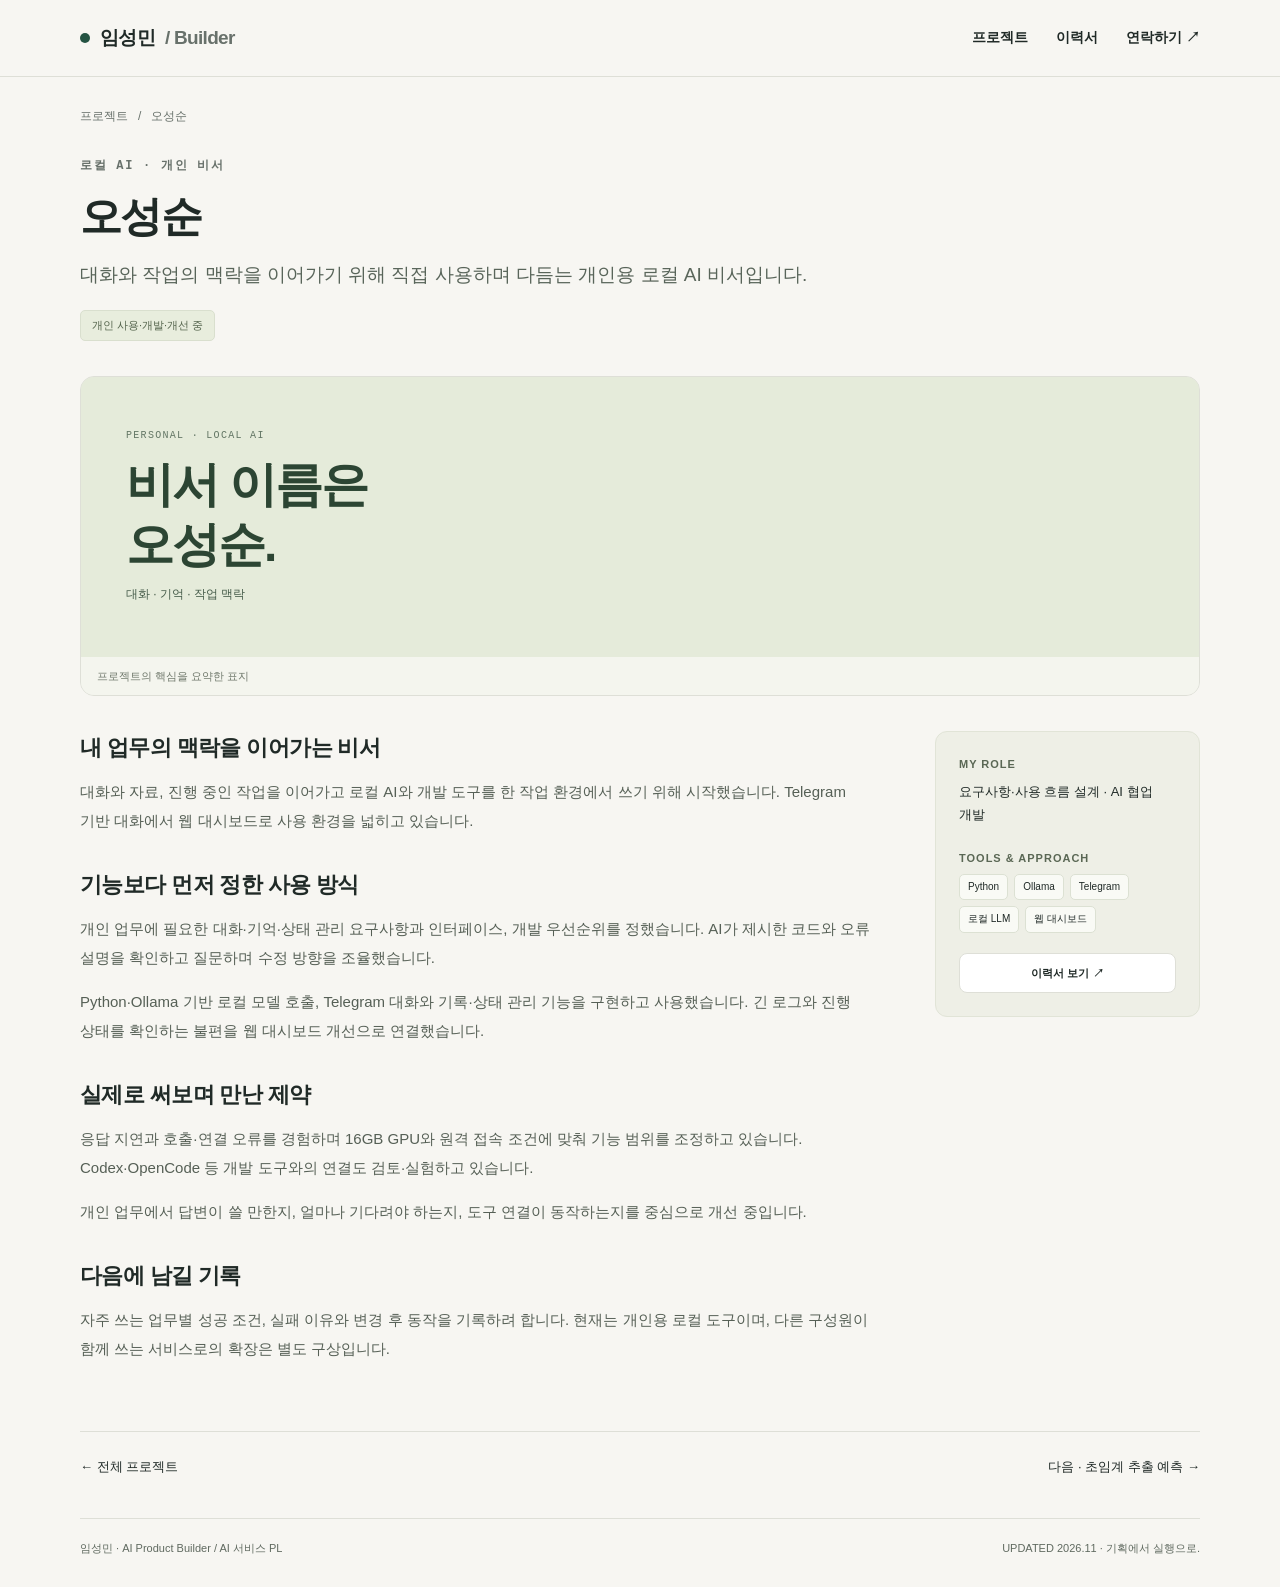
<file: projects/oseongsun.html>
<!doctype html><html lang="ko"><head><meta charset="utf-8"><meta name="viewport" content="width=device-width,initial-scale=1"><meta name="description" content="임성민의 AI 연구, 서비스 구현, 기획·개발 포트폴리오"><meta name="theme-color" content="#245342"><title>오성순 · 임성민</title><link rel="stylesheet" href="../assets/style.css"></head><body><a class="skip" href="#main">본문 바로가기</a><header class="top"><div class="wrap top-inner"><a class="logo" href="../index.html"><span class="dot"></span>임성민<span class="muted"> / Builder</span></a><nav class="nav" aria-label="주 메뉴"><a href="../index.html#work">프로젝트</a><a href="../resume.html">이력서</a><a class="nav-contact" href="mailto:smlim1220@gmail.com">연락하기 ↗</a></nav></div></header><main id="main" class="wrap"><div class="breadcrumbs"><a href="../index.html#work">프로젝트</a><span>/</span><span>오성순</span></div><header class="project-hero"><div class="eyebrow">로컬 AI · 개인 비서</div><h1>오성순</h1><p>대화와 작업의 맥락을 이어가기 위해 직접 사용하며 다듬는 개인용 로컬 AI 비서입니다.</p><span class="status">개인 사용·개발·개선 중</span></header><figure class="detail-cover"><div class="cover-graphic oseongsun"><div class="small">PERSONAL · LOCAL AI</div><div class="big">비서 이름은<br>오성순.</div><div class="sub">대화 · 기억 · 작업 맥락</div></div><figcaption>프로젝트의 핵심을 요약한 표지</figcaption></figure><div class="detail-layout"><article class="story"><section><h2>내 업무의 맥락을 이어가는 비서</h2><p>대화와 자료, 진행 중인 작업을 이어가고 로컬 AI와 개발 도구를 한 작업 환경에서 쓰기 위해 시작했습니다. Telegram 기반 대화에서 웹 대시보드로 사용 환경을 넓히고 있습니다.</p></section><section><h2>기능보다 먼저 정한 사용 방식</h2><p>개인 업무에 필요한 대화·기억·상태 관리 요구사항과 인터페이스, 개발 우선순위를 정했습니다. AI가 제시한 코드와 오류 설명을 확인하고 질문하며 수정 방향을 조율했습니다.</p><p>Python·Ollama 기반 로컬 모델 호출, Telegram 대화와 기록·상태 관리 기능을 구현하고 사용했습니다. 긴 로그와 진행 상태를 확인하는 불편을 웹 대시보드 개선으로 연결했습니다.</p></section><section><h2>실제로 써보며 만난 제약</h2><p>응답 지연과 호출·연결 오류를 경험하며 16GB GPU와 원격 접속 조건에 맞춰 기능 범위를 조정하고 있습니다. Codex·OpenCode 등 개발 도구와의 연결도 검토·실험하고 있습니다.</p><p>개인 업무에서 답변이 쓸 만한지, 얼마나 기다려야 하는지, 도구 연결이 동작하는지를 중심으로 개선 중입니다.</p></section><section><h2>다음에 남길 기록</h2><p>자주 쓰는 업무별 성공 조건, 실패 이유와 변경 후 동작을 기록하려 합니다. 현재는 개인용 로컬 도구이며, 다른 구성원이 함께 쓰는 서비스로의 확장은 별도 구상입니다.</p></section></article><aside class="meta-panel"><h2>MY ROLE</h2><p>요구사항·사용 흐름 설계 · AI 협업 개발</p><h2>TOOLS & APPROACH</h2><div class="tags"><span class="tag">Python</span><span class="tag">Ollama</span><span class="tag">Telegram</span><span class="tag">로컬 LLM</span><span class="tag">웹 대시보드</span></div><a class="button" href="../resume.html">이력서 보기 ↗</a></aside></div><nav class="next-project" aria-label="다른 프로젝트"><a href="../index.html#work">← 전체 프로젝트</a><a href="process-ml.html">다음 · 초임계 추출 예측 →</a></nav></main><footer class="wrap footer"><span>임성민 · AI Product Builder / AI 서비스 PL</span><span>UPDATED 2026.11 · 기획에서 실행으로.</span></footer><script src="../assets/app.js" defer></script></body></html>
</file>
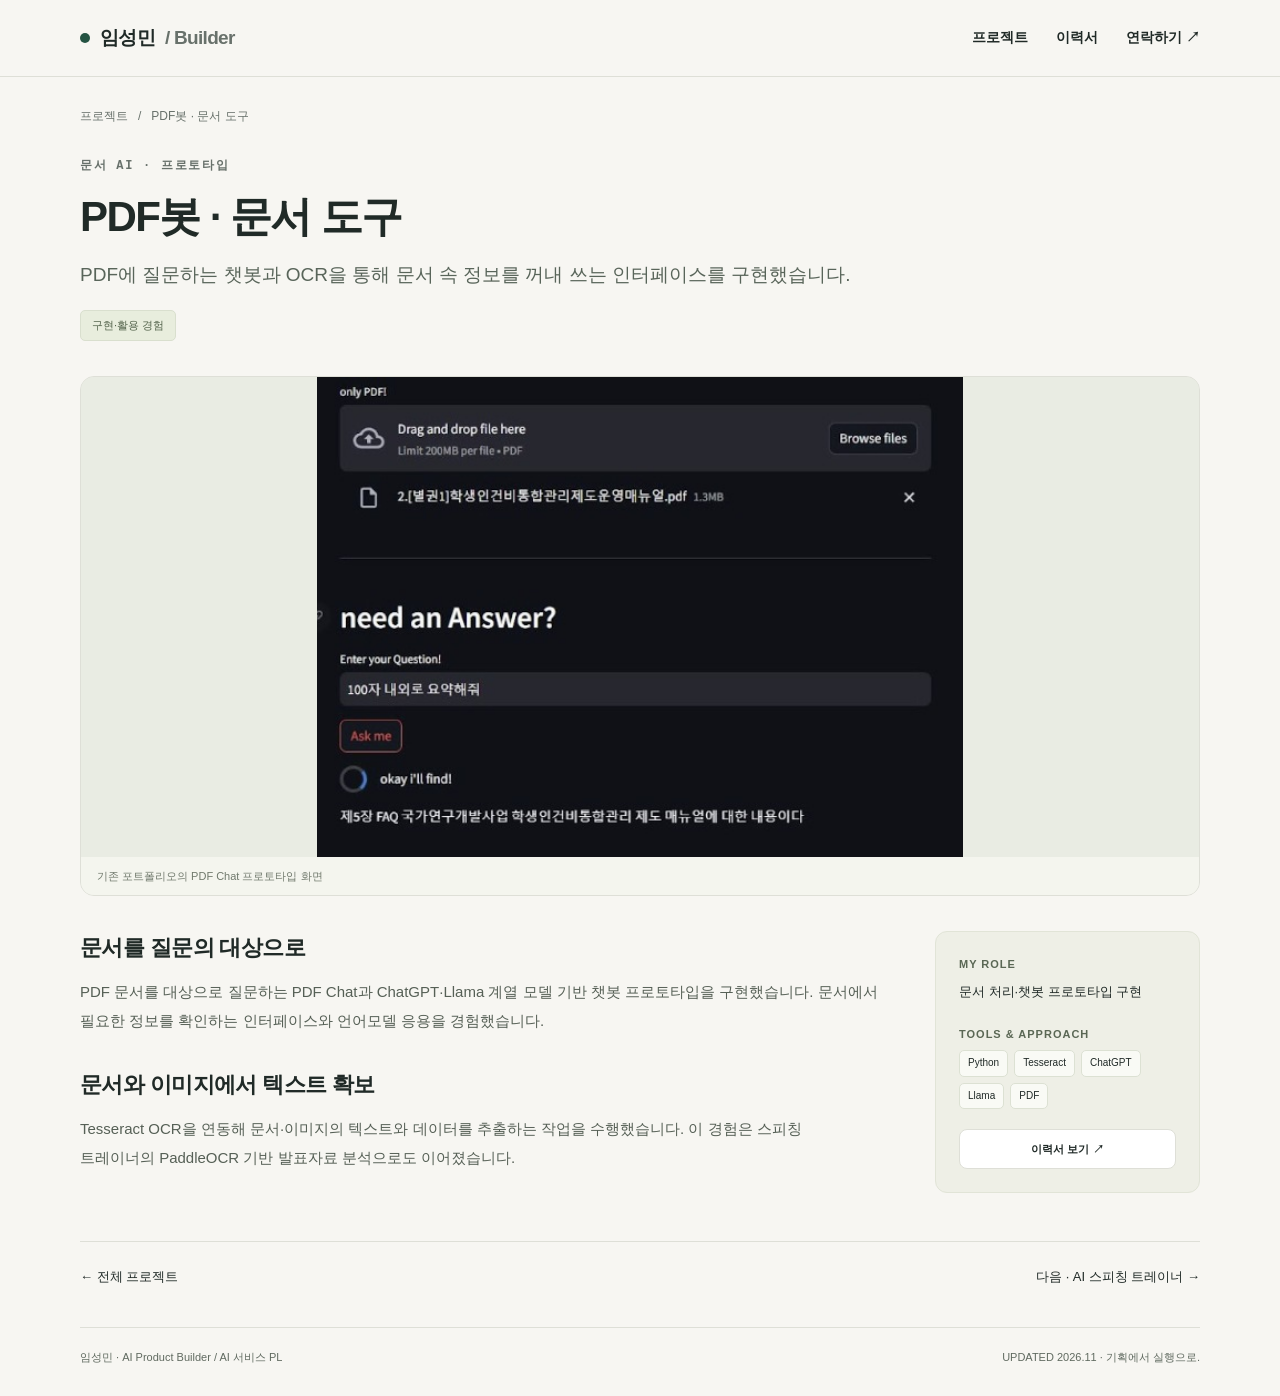
<file: projects/pdf-tools.html>
<!doctype html><html lang="ko"><head><meta charset="utf-8"><meta name="viewport" content="width=device-width,initial-scale=1"><meta name="description" content="임성민의 AI 연구, 서비스 구현, 기획·개발 포트폴리오"><meta name="theme-color" content="#245342"><title>PDF봇 · 문서 도구 · 임성민</title><link rel="stylesheet" href="../assets/style.css"></head><body><a class="skip" href="#main">본문 바로가기</a><header class="top"><div class="wrap top-inner"><a class="logo" href="../index.html"><span class="dot"></span>임성민<span class="muted"> / Builder</span></a><nav class="nav" aria-label="주 메뉴"><a href="../index.html#work">프로젝트</a><a href="../resume.html">이력서</a><a class="nav-contact" href="mailto:smlim1220@gmail.com">연락하기 ↗</a></nav></div></header><main id="main" class="wrap"><div class="breadcrumbs"><a href="../index.html#work">프로젝트</a><span>/</span><span>PDF봇 · 문서 도구</span></div><header class="project-hero"><div class="eyebrow">문서 AI · 프로토타입</div><h1>PDF봇 · 문서 도구</h1><p>PDF에 질문하는 챗봇과 OCR을 통해 문서 속 정보를 꺼내 쓰는 인터페이스를 구현했습니다.</p><span class="status">구현·활용 경험</span></header><figure class="detail-cover"><img src="../assets/pdf-tools.jpg" alt="PaperDotFriend PDF Chat 화면" loading="lazy" width="1200" height="675"><figcaption>기존 포트폴리오의 PDF Chat 프로토타입 화면</figcaption></figure><div class="detail-layout"><article class="story"><section><h2>문서를 질문의 대상으로</h2><p>PDF 문서를 대상으로 질문하는 PDF Chat과 ChatGPT·Llama 계열 모델 기반 챗봇 프로토타입을 구현했습니다. 문서에서 필요한 정보를 확인하는 인터페이스와 언어모델 응용을 경험했습니다.</p></section><section><h2>문서와 이미지에서 텍스트 확보</h2><p>Tesseract OCR을 연동해 문서·이미지의 텍스트와 데이터를 추출하는 작업을 수행했습니다. 이 경험은 스피칭 트레이너의 PaddleOCR 기반 발표자료 분석으로도 이어졌습니다.</p></section></article><aside class="meta-panel"><h2>MY ROLE</h2><p>문서 처리·챗봇 프로토타입 구현</p><h2>TOOLS & APPROACH</h2><div class="tags"><span class="tag">Python</span><span class="tag">Tesseract</span><span class="tag">ChatGPT</span><span class="tag">Llama</span><span class="tag">PDF</span></div><a class="button" href="../resume.html">이력서 보기 ↗</a></aside></div><nav class="next-project" aria-label="다른 프로젝트"><a href="../index.html#work">← 전체 프로젝트</a><a href="speech-ai.html">다음 · AI 스피칭 트레이너 →</a></nav></main><footer class="wrap footer"><span>임성민 · AI Product Builder / AI 서비스 PL</span><span>UPDATED 2026.11 · 기획에서 실행으로.</span></footer><script src="../assets/app.js" defer></script></body></html>
</file>
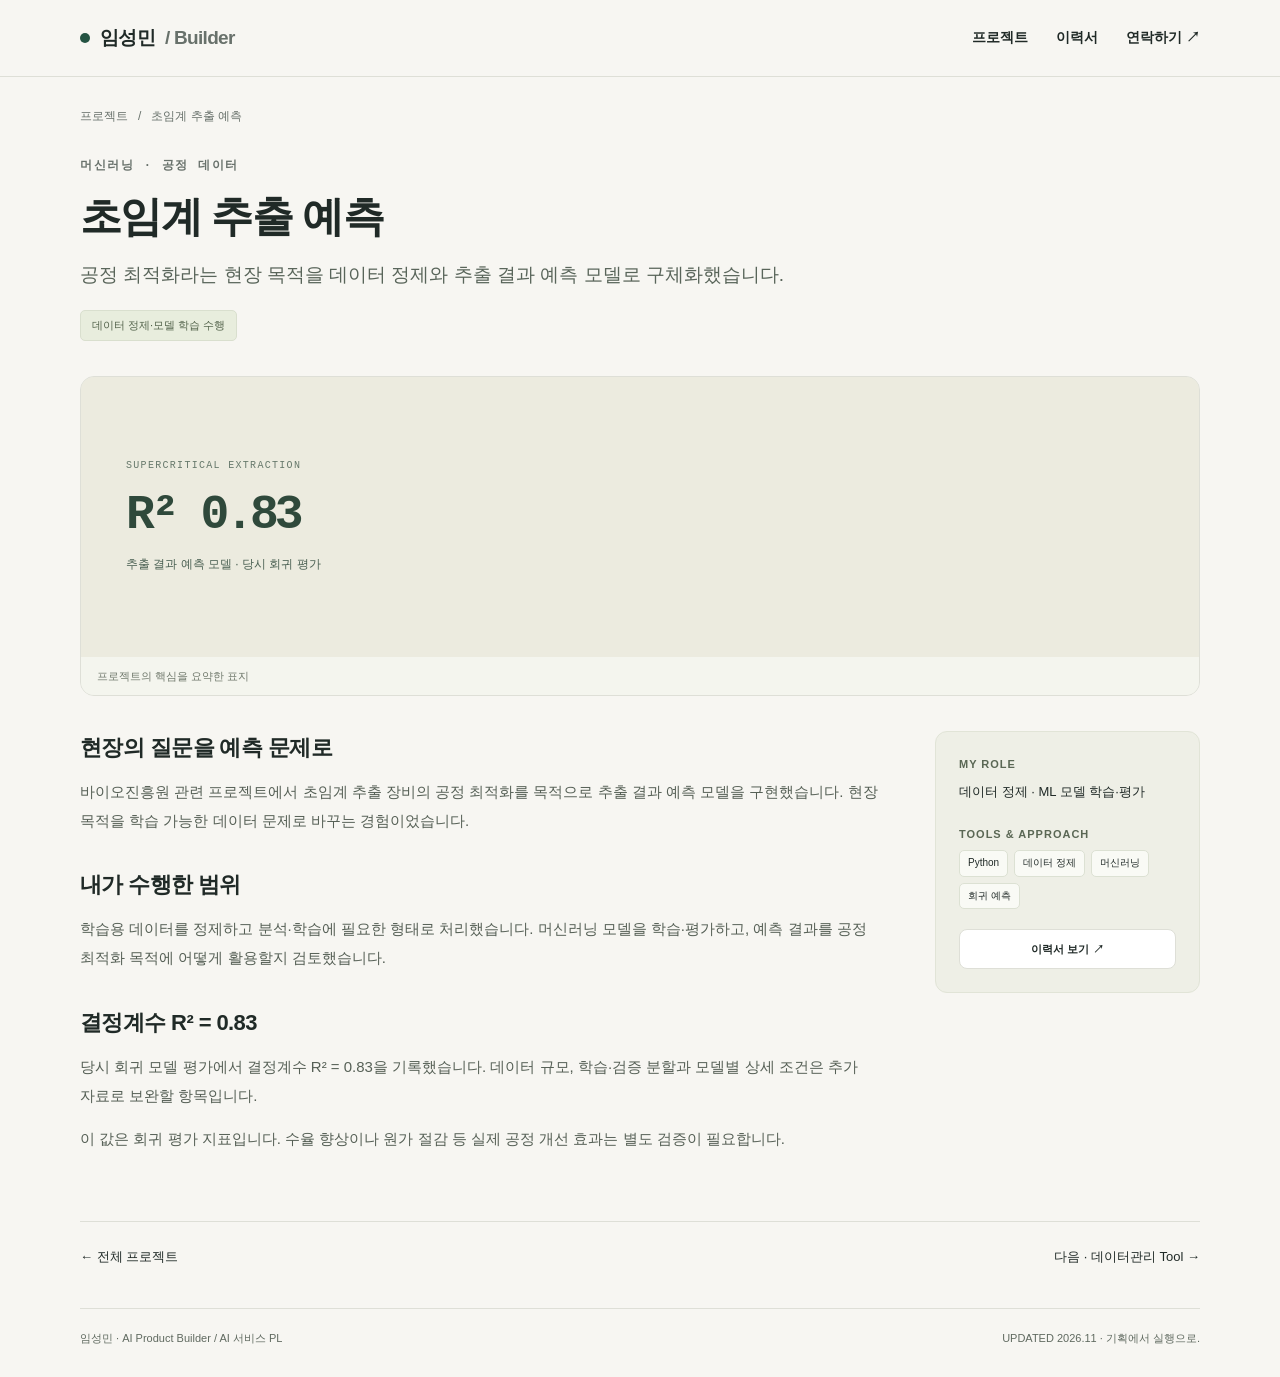
<file: projects/process-ml.html>
<!doctype html><html lang="ko"><head><meta charset="utf-8"><meta name="viewport" content="width=device-width,initial-scale=1"><meta name="description" content="임성민의 AI 연구, 서비스 구현, 기획·개발 포트폴리오"><meta name="theme-color" content="#245342"><title>초임계 추출 예측 · 임성민</title><link rel="stylesheet" href="../assets/style.css"></head><body><a class="skip" href="#main">본문 바로가기</a><header class="top"><div class="wrap top-inner"><a class="logo" href="../index.html"><span class="dot"></span>임성민<span class="muted"> / Builder</span></a><nav class="nav" aria-label="주 메뉴"><a href="../index.html#work">프로젝트</a><a href="../resume.html">이력서</a><a class="nav-contact" href="mailto:smlim1220@gmail.com">연락하기 ↗</a></nav></div></header><main id="main" class="wrap"><div class="breadcrumbs"><a href="../index.html#work">프로젝트</a><span>/</span><span>초임계 추출 예측</span></div><header class="project-hero"><div class="eyebrow">머신러닝 · 공정 데이터</div><h1>초임계 추출 예측</h1><p>공정 최적화라는 현장 목적을 데이터 정제와 추출 결과 예측 모델로 구체화했습니다.</p><span class="status">데이터 정제·모델 학습 수행</span></header><figure class="detail-cover"><div class="cover-graphic process-ml"><div class="small">SUPERCRITICAL EXTRACTION</div><div class="big">R² 0.83</div><div class="sub">추출 결과 예측 모델 · 당시 회귀 평가</div></div><figcaption>프로젝트의 핵심을 요약한 표지</figcaption></figure><div class="detail-layout"><article class="story"><section><h2>현장의 질문을 예측 문제로</h2><p>바이오진흥원 관련 프로젝트에서 초임계 추출 장비의 공정 최적화를 목적으로 추출 결과 예측 모델을 구현했습니다. 현장 목적을 학습 가능한 데이터 문제로 바꾸는 경험이었습니다.</p></section><section><h2>내가 수행한 범위</h2><p>학습용 데이터를 정제하고 분석·학습에 필요한 형태로 처리했습니다. 머신러닝 모델을 학습·평가하고, 예측 결과를 공정 최적화 목적에 어떻게 활용할지 검토했습니다.</p></section><section><h2>결정계수 R² = 0.83</h2><p>당시 회귀 모델 평가에서 결정계수 R² = 0.83을 기록했습니다. 데이터 규모, 학습·검증 분할과 모델별 상세 조건은 추가 자료로 보완할 항목입니다.</p><p>이 값은 회귀 평가 지표입니다. 수율 향상이나 원가 절감 등 실제 공정 개선 효과는 별도 검증이 필요합니다.</p></section></article><aside class="meta-panel"><h2>MY ROLE</h2><p>데이터 정제 · ML 모델 학습·평가</p><h2>TOOLS & APPROACH</h2><div class="tags"><span class="tag">Python</span><span class="tag">데이터 정제</span><span class="tag">머신러닝</span><span class="tag">회귀 예측</span></div><a class="button" href="../resume.html">이력서 보기 ↗</a></aside></div><nav class="next-project" aria-label="다른 프로젝트"><a href="../index.html#work">← 전체 프로젝트</a><a href="data-tool.html">다음 · 데이터관리 Tool →</a></nav></main><footer class="wrap footer"><span>임성민 · AI Product Builder / AI 서비스 PL</span><span>UPDATED 2026.11 · 기획에서 실행으로.</span></footer><script src="../assets/app.js" defer></script></body></html>
</file>
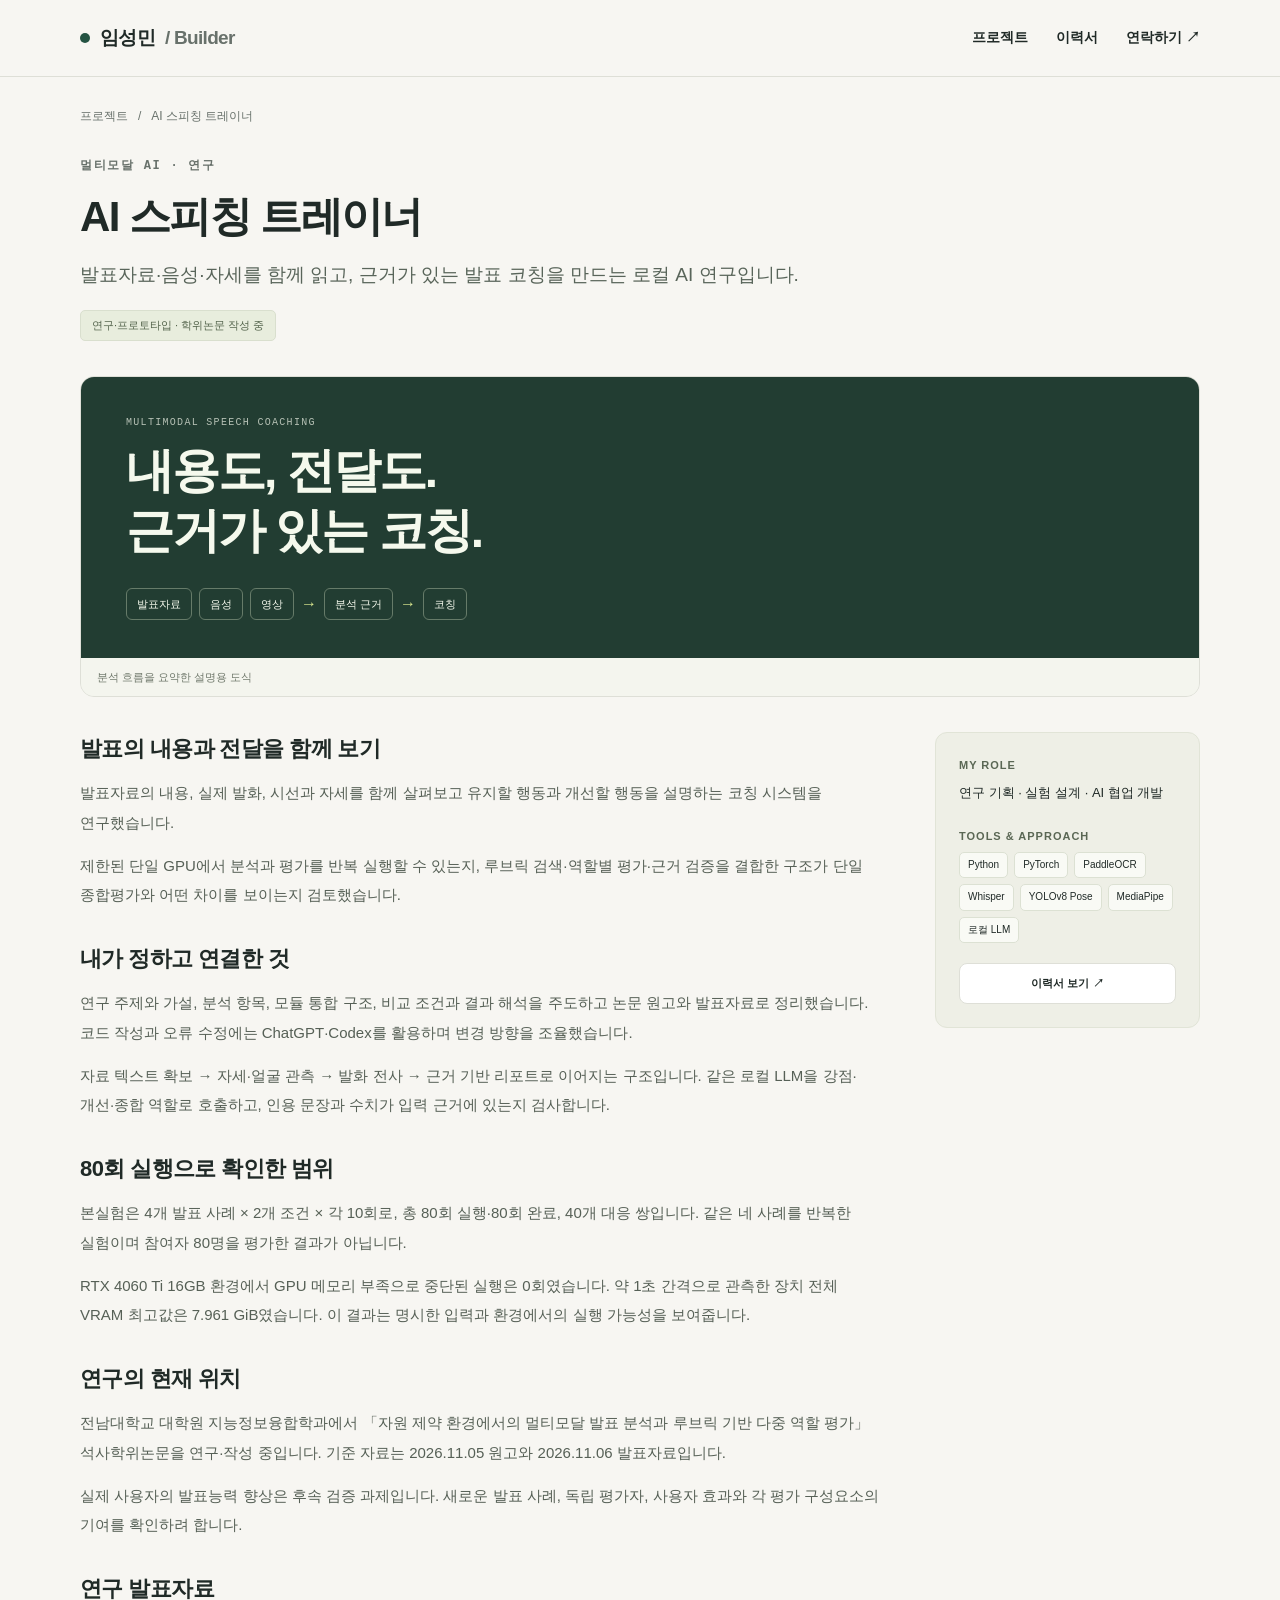
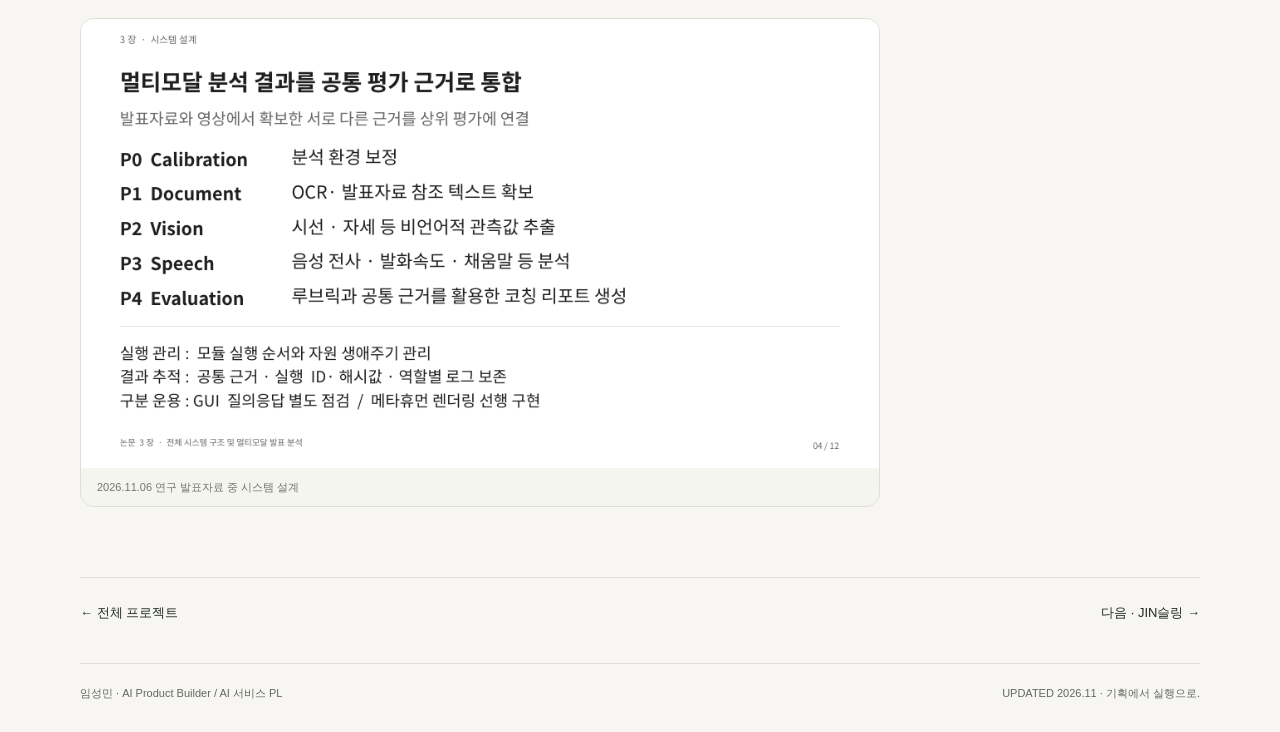
<file: projects/speech-ai.html>
<!doctype html><html lang="ko"><head><meta charset="utf-8"><meta name="viewport" content="width=device-width,initial-scale=1"><meta name="description" content="임성민의 AI 연구, 서비스 구현, 기획·개발 포트폴리오"><meta name="theme-color" content="#245342"><title>AI 스피칭 트레이너 · 임성민</title><link rel="stylesheet" href="../assets/style.css"></head><body><a class="skip" href="#main">본문 바로가기</a><header class="top"><div class="wrap top-inner"><a class="logo" href="../index.html"><span class="dot"></span>임성민<span class="muted"> / Builder</span></a><nav class="nav" aria-label="주 메뉴"><a href="../index.html#work">프로젝트</a><a href="../resume.html">이력서</a><a class="nav-contact" href="mailto:smlim1220@gmail.com">연락하기 ↗</a></nav></div></header><main id="main" class="wrap"><div class="breadcrumbs"><a href="../index.html#work">프로젝트</a><span>/</span><span>AI 스피칭 트레이너</span></div><header class="project-hero"><div class="eyebrow">멀티모달 AI · 연구</div><h1>AI 스피칭 트레이너</h1><p>발표자료·음성·자세를 함께 읽고, 근거가 있는 발표 코칭을 만드는 로컬 AI 연구입니다.</p><span class="status">연구·프로토타입 · 학위논문 작성 중</span></header><figure class="detail-cover"><div class="cover-graphic speech-ai"><div class="small">MULTIMODAL SPEECH COACHING</div><div class="big">내용도, 전달도.<br>근거가 있는 코칭.</div><div class="speech-flow"><span>발표자료</span><span>음성</span><span>영상</span><i>→</i><span>분석 근거</span><i>→</i><span>코칭</span></div></div><figcaption>분석 흐름을 요약한 설명용 도식</figcaption></figure><div class="detail-layout"><article class="story"><section><h2>발표의 내용과 전달을 함께 보기</h2><p>발표자료의 내용, 실제 발화, 시선과 자세를 함께 살펴보고 유지할 행동과 개선할 행동을 설명하는 코칭 시스템을 연구했습니다.</p><p>제한된 단일 GPU에서 분석과 평가를 반복 실행할 수 있는지, 루브릭 검색·역할별 평가·근거 검증을 결합한 구조가 단일 종합평가와 어떤 차이를 보이는지 검토했습니다.</p></section><section><h2>내가 정하고 연결한 것</h2><p>연구 주제와 가설, 분석 항목, 모듈 통합 구조, 비교 조건과 결과 해석을 주도하고 논문 원고와 발표자료로 정리했습니다. 코드 작성과 오류 수정에는 ChatGPT·Codex를 활용하며 변경 방향을 조율했습니다.</p><p>자료 텍스트 확보 → 자세·얼굴 관측 → 발화 전사 → 근거 기반 리포트로 이어지는 구조입니다. 같은 로컬 LLM을 강점·개선·종합 역할로 호출하고, 인용 문장과 수치가 입력 근거에 있는지 검사합니다.</p></section><section><h2>80회 실행으로 확인한 범위</h2><p>본실험은 4개 발표 사례 × 2개 조건 × 각 10회로, 총 80회 실행·80회 완료, 40개 대응 쌍입니다. 같은 네 사례를 반복한 실험이며 참여자 80명을 평가한 결과가 아닙니다.</p><p>RTX 4060 Ti 16GB 환경에서 GPU 메모리 부족으로 중단된 실행은 0회였습니다. 약 1초 간격으로 관측한 장치 전체 VRAM 최고값은 7.961 GiB였습니다. 이 결과는 명시한 입력과 환경에서의 실행 가능성을 보여줍니다.</p></section><section><h2>연구의 현재 위치</h2><p>전남대학교 대학원 지능정보융합학과에서 「자원 제약 환경에서의 멀티모달 발표 분석과 루브릭 기반 다중 역할 평가」 석사학위논문을 연구·작성 중입니다. 기준 자료는 2026.11.05 원고와 2026.11.06 발표자료입니다.</p><p>실제 사용자의 발표능력 향상은 후속 검증 과제입니다. 새로운 발표 사례, 독립 평가자, 사용자 효과와 각 평가 구성요소의 기여를 확인하려 합니다.</p></section><section><h2>연구 발표자료</h2><figure class="detail-cover"><img src="../assets/speech-page-4.png" alt="멀티모달 발표 분석 구조를 설명한 실제 발표자료" loading="lazy"><figcaption>2026.11.06 연구 발표자료 중 시스템 설계</figcaption></figure></section></article><aside class="meta-panel"><h2>MY ROLE</h2><p>연구 기획 · 실험 설계 · AI 협업 개발</p><h2>TOOLS & APPROACH</h2><div class="tags"><span class="tag">Python</span><span class="tag">PyTorch</span><span class="tag">PaddleOCR</span><span class="tag">Whisper</span><span class="tag">YOLOv8 Pose</span><span class="tag">MediaPipe</span><span class="tag">로컬 LLM</span></div><a class="button" href="../resume.html">이력서 보기 ↗</a></aside></div><nav class="next-project" aria-label="다른 프로젝트"><a href="../index.html#work">← 전체 프로젝트</a><a href="jinsling.html">다음 · JIN슬링 →</a></nav></main><footer class="wrap footer"><span>임성민 · AI Product Builder / AI 서비스 PL</span><span>UPDATED 2026.11 · 기획에서 실행으로.</span></footer><script src="../assets/app.js" defer></script></body></html>
</file>
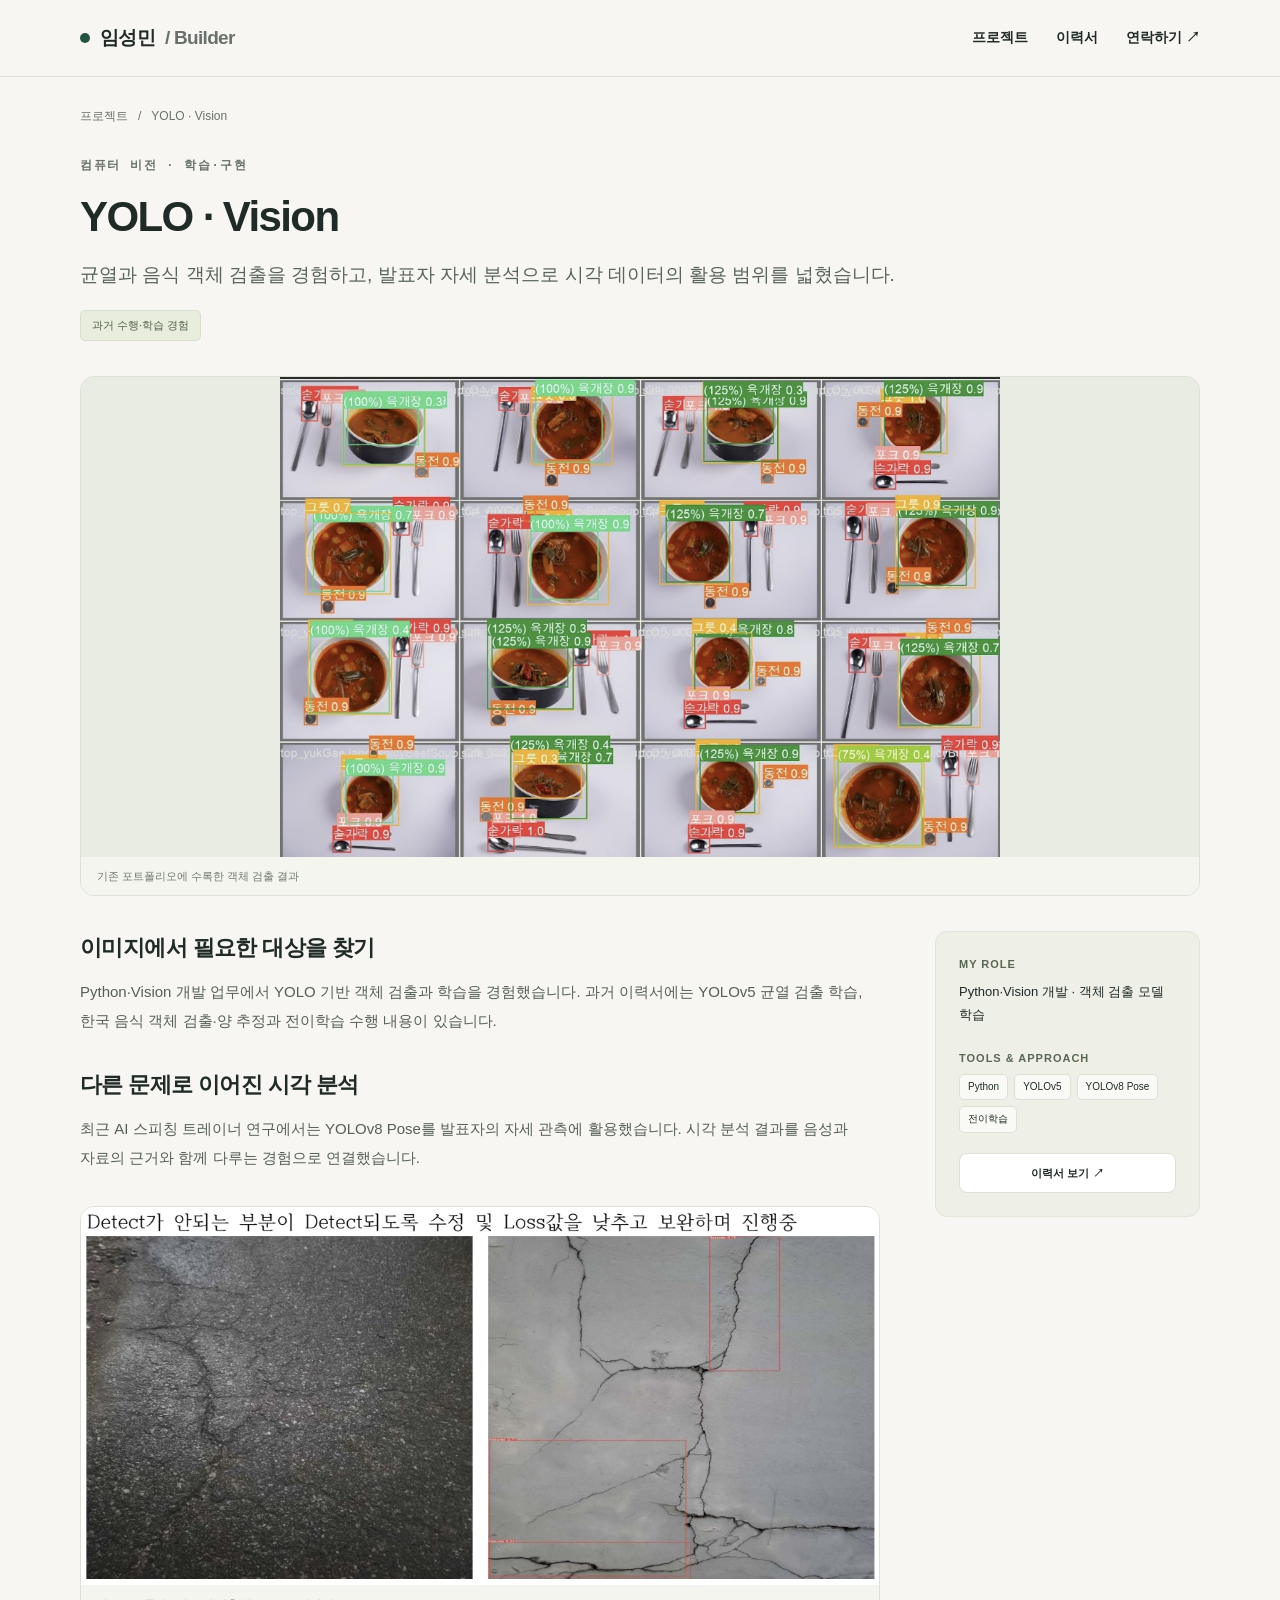
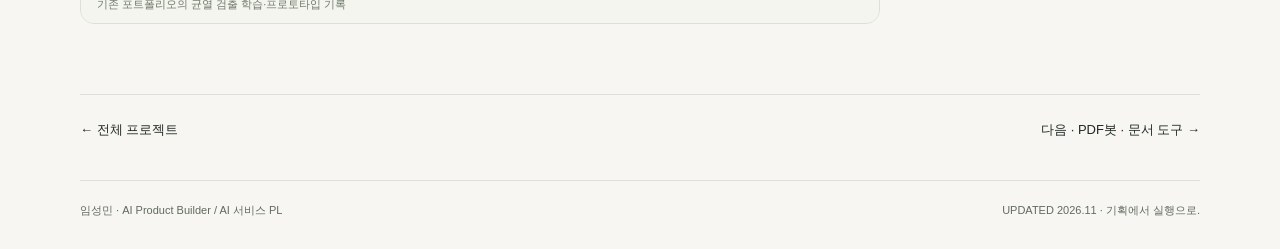
<file: projects/vision.html>
<!doctype html><html lang="ko"><head><meta charset="utf-8"><meta name="viewport" content="width=device-width,initial-scale=1"><meta name="description" content="임성민의 AI 연구, 서비스 구현, 기획·개발 포트폴리오"><meta name="theme-color" content="#245342"><title>YOLO · Vision · 임성민</title><link rel="stylesheet" href="../assets/style.css"></head><body><a class="skip" href="#main">본문 바로가기</a><header class="top"><div class="wrap top-inner"><a class="logo" href="../index.html"><span class="dot"></span>임성민<span class="muted"> / Builder</span></a><nav class="nav" aria-label="주 메뉴"><a href="../index.html#work">프로젝트</a><a href="../resume.html">이력서</a><a class="nav-contact" href="mailto:smlim1220@gmail.com">연락하기 ↗</a></nav></div></header><main id="main" class="wrap"><div class="breadcrumbs"><a href="../index.html#work">프로젝트</a><span>/</span><span>YOLO · Vision</span></div><header class="project-hero"><div class="eyebrow">컴퓨터 비전 · 학습·구현</div><h1>YOLO · Vision</h1><p>균열과 음식 객체 검출을 경험하고, 발표자 자세 분석으로 시각 데이터의 활용 범위를 넓혔습니다.</p><span class="status">과거 수행·학습 경험</span></header><figure class="detail-cover"><img src="../assets/vision.jpg" alt="한국 음식 객체 검출 결과" loading="lazy" width="1200" height="675"><figcaption>기존 포트폴리오에 수록한 객체 검출 결과</figcaption></figure><div class="detail-layout"><article class="story"><section><h2>이미지에서 필요한 대상을 찾기</h2><p>Python·Vision 개발 업무에서 YOLO 기반 객체 검출과 학습을 경험했습니다. 과거 이력서에는 YOLOv5 균열 검출 학습, 한국 음식 객체 검출·양 추정과 전이학습 수행 내용이 있습니다.</p></section><section><h2>다른 문제로 이어진 시각 분석</h2><p>최근 AI 스피칭 트레이너 연구에서는 YOLOv8 Pose를 발표자의 자세 관측에 활용했습니다. 시각 분석 결과를 음성과 자료의 근거와 함께 다루는 경험으로 연결했습니다.</p></section><figure class="detail-cover"><img src="../assets/vision-crack.jpg" alt="YOLO 균열 검출 프로토타입 결과" loading="lazy"><figcaption>기존 포트폴리오의 균열 검출 학습·프로토타입 기록</figcaption></figure></article><aside class="meta-panel"><h2>MY ROLE</h2><p>Python·Vision 개발 · 객체 검출 모델 학습</p><h2>TOOLS & APPROACH</h2><div class="tags"><span class="tag">Python</span><span class="tag">YOLOv5</span><span class="tag">YOLOv8 Pose</span><span class="tag">전이학습</span></div><a class="button" href="../resume.html">이력서 보기 ↗</a></aside></div><nav class="next-project" aria-label="다른 프로젝트"><a href="../index.html#work">← 전체 프로젝트</a><a href="pdf-tools.html">다음 · PDF봇 · 문서 도구 →</a></nav></main><footer class="wrap footer"><span>임성민 · AI Product Builder / AI 서비스 PL</span><span>UPDATED 2026.11 · 기획에서 실행으로.</span></footer><script src="../assets/app.js" defer></script></body></html>
</file>
<file: assets/style.css>
@charset "UTF-8";
:root{--ink:#202a27;--muted:#68716b;--paper:#f7f6f2;--line:#dedfd7;--green:#245342;--lime:#dce990;--white:#fff;--radius:18px}
*{box-sizing:border-box}html{scroll-behavior:smooth;scroll-padding-top:92px}body{margin:0;color:var(--ink);background:var(--paper);font-family:Pretendard,"Noto Sans KR",-apple-system,BlinkMacSystemFont,"Segoe UI",sans-serif;line-height:1.65;word-break:keep-all;overflow-wrap:break-word}a{color:inherit;text-decoration:none}a:hover{color:var(--green)}button{font:inherit;cursor:pointer}a:focus-visible,button:focus-visible{outline:3px solid #71952f;outline-offset:5px}.wrap{width:min(1120px,calc(100% - 64px));margin:auto}.top{position:sticky;top:0;background:rgba(247,246,242,.97);border-bottom:1px solid var(--line);z-index:5}.top-inner{display:flex;align-items:center;justify-content:space-between;min-height:76px;gap:28px}.logo{font-size:19px;font-weight:800;letter-spacing:-.7px;display:flex;align-items:center;gap:10px}.dot{width:10px;height:10px;border-radius:50%;background:var(--green)}.nav{display:flex;gap:28px;font-size:14px;font-weight:600}.nav a:hover{text-decoration:underline;text-underline-offset:6px}.eyebrow{font-family:ui-monospace,SFMono-Regular,Consolas,monospace;font-size:12px;letter-spacing:1.7px;font-weight:600;color:var(--muted)}.hero{display:grid;grid-template-columns:1fr 190px;gap:54px;align-items:center;padding:64px 0 55px}.hero h1{font-size:clamp(32px,4.1vw,48px);line-height:1.26;letter-spacing:-2px;margin:18px 0 20px;font-weight:800}.hero h1 span{display:block}.hero h1 span:last-child{color:var(--green)}.hero .intro{max-width:650px;font-size:17px;line-height:1.85;margin:0;color:#525b55}.hero .intro b{color:var(--ink)}.hero-actions{display:flex;gap:12px;margin-top:28px;flex-wrap:wrap}.button{display:inline-flex;align-items:center;gap:12px;border:1px solid var(--line);border-radius:8px;padding:10px 17px;font-size:13px;font-weight:700;background:transparent}.button.primary{background:var(--green);border-color:var(--green);color:#fff}.button:hover{transform:translateY(-1px)}.portrait{margin:0;transform:rotate(2deg);background:#eeede5;padding:10px 10px 9px;border:1px solid #d9dace;box-shadow:8px 10px 0 #e4e9d7}.portrait img{display:block;width:100%;height:210px;object-fit:cover;object-position:center 25%;filter:grayscale(12%)}.portrait figcaption{font-size:11px;letter-spacing:1px;text-align:center;margin:8px 0 0;font-family:ui-monospace,monospace}.chapter{border-top:1px solid var(--line);padding:34px 0 42px}.section-heading{display:flex;justify-content:space-between;align-items:end;gap:20px;margin-bottom:24px}.section-heading h2{font-size:25px;letter-spacing:-1px;line-height:1.4;margin:6px 0 0}.section-heading p{font-size:13px;color:var(--muted);margin:0}.filters{display:flex;gap:8px;flex-wrap:wrap;margin-bottom:26px}.filter{border:1px solid var(--line);border-radius:30px;background:transparent;color:var(--muted);font-size:12px;padding:7px 15px}.filter[aria-pressed=true]{background:var(--ink);color:#fff;border-color:var(--ink)}.grid{display:grid;grid-template-columns:repeat(3,minmax(0,1fr));gap:20px}.card{border:1px solid var(--line);background:#fff;border-radius:var(--radius);overflow:hidden;transition:transform .18s,border-color .18s;min-width:0}.card:hover{transform:translateY(-4px);border-color:#aab49c}.card.featured{grid-column:span 2}.cover{height:205px;background:#e9ede4;display:flex;align-items:center;justify-content:center;overflow:hidden;border-bottom:1px solid #e4e6df}.cover img{width:100%;height:100%;object-fit:cover;display:block}.card.jinsling .cover img{object-fit:contain;padding:12px;background:#eff2e9}.card.vision .cover img{object-fit:contain;background:#f0ede5;padding:12px}.card.pdf-tools .cover img{object-fit:contain;background:#eef1ec;padding:14px}.card-body{padding:20px 21px 18px}.card-meta{font-size:10px;letter-spacing:.4px;font-weight:600;color:var(--muted);display:flex;gap:8px;justify-content:space-between;align-items:center}.card h3{margin:8px 0;font-size:22px;letter-spacing:-.8px;line-height:1.35;display:flex;align-items:center;justify-content:space-between;gap:8px}.card p{font-size:13px;color:#59625d;margin:0;min-height:43px;line-height:1.7}.card-role{font-size:10px;color:#5e6b60;margin-top:14px;padding-top:11px;border-top:1px solid #ededE6}.arrow{font-size:20px;font-weight:400;color:var(--green)}.cover-graphic{width:100%;height:100%;padding:26px;display:flex;flex-direction:column;justify-content:center;position:relative}.cover-graphic .small{font-size:10px;letter-spacing:1.3px;font-family:ui-monospace,monospace;opacity:.7}.cover-graphic .big{font-size:37px;font-weight:800;letter-spacing:-2px;line-height:1.25;margin:10px 0}.cover-graphic .sub{font-size:12px;opacity:.85}.cover-graphic.speech-ai{background:#223d32;color:#f5f9ed}.speech-flow{display:flex;gap:7px;margin-top:17px;align-items:center;flex-wrap:wrap}.speech-flow span{border:1px solid #667b69;border-radius:6px;padding:6px 10px;font-size:11px}.speech-flow i{font-style:normal;color:#dce990}.cover-graphic.oseongsun{background:#e5ebda;color:#2c4533}.cover-graphic.process-ml{background:#ecebdf;color:#2f493b}.cover-graphic.process-ml .big{font-size:55px;font-family:ui-monospace,monospace;letter-spacing:-4px}.cover-graphic.data-tool{background:#e2e8ec;color:#334c5b}.data-chips{display:flex;gap:6px;margin-top:12px;flex-wrap:wrap}.data-chips span{background:#ffffffa0;border:1px solid #c4d1d4;font-size:11px;border-radius:5px;padding:5px 9px}.cover-graphic.meeting-summary{background:#eee2d4;color:#6c4a33}.about-row{display:grid;grid-template-columns:1fr 1fr;gap:48px;align-items:start;padding:24px 0}.about-row h2{font-size:27px;line-height:1.5;letter-spacing:-1px;margin:9px 0 0}.about-row p{font-size:14px;color:#5d675e;margin:0 0 12px}.contact{background:var(--green);color:#f6faee;padding:28px 34px;border-radius:12px;display:flex;align-items:center;justify-content:space-between;gap:24px;margin:22px 0 45px}.contact p{margin:0;font-size:13px;color:#d8e2ce}.contact a{color:#fff;font-size:18px;text-decoration:underline;text-underline-offset:5px}.footer{padding:20px 0 30px;border-top:1px solid var(--line);color:#606a60;font-size:11px;display:flex;justify-content:space-between;gap:20px}.breadcrumbs{display:flex;gap:10px;padding:30px 0 0;font-size:12px;color:var(--muted)}.project-hero{padding:30px 0 35px;max-width:850px}.project-hero h1{font-size:42px;line-height:1.3;letter-spacing:-1.6px;margin:13px 0 14px}.project-hero>p{font-size:19px;line-height:1.8;color:#59655a;margin:0}.status{display:inline-block;font-size:11px;background:#e8eddd;border:1px solid #d9dfce;color:#53634b;padding:5px 11px;border-radius:5px;margin-top:18px}.detail-cover{border-radius:14px;overflow:hidden;border:1px solid var(--line);max-width:100%;margin:0 0 35px;background:#edf0e7}.detail-cover>img{display:block;width:100%;max-height:480px;object-fit:contain;background:#e9ece3}.detail-cover .cover-graphic{min-height:280px;padding:38px 45px}.detail-cover .cover-graphic .big{font-size:48px}.detail-cover figcaption{font-size:11px;color:#70796c;background:#f4f5ee;padding:10px 16px}.detail-layout{display:grid;grid-template-columns:minmax(0,1fr) 265px;gap:55px;align-items:start}.story{padding:0 0 35px}.story section{margin:0 0 33px}.story h2{font-size:22px;line-height:1.5;letter-spacing:-.6px;margin:0 0 13px}.story p{font-size:15px;line-height:1.95;color:#566056;margin:0 0 14px}.meta-panel{background:#eeefe6;border:1px solid #e1e4d7;border-radius:12px;padding:23px}.meta-panel h2{font-size:11px;letter-spacing:1px;color:#5a6754;text-transform:uppercase;margin:0 0 7px}.meta-panel p{font-size:13px;margin:0 0 22px;line-height:1.8}.tags{display:flex;gap:6px;flex-wrap:wrap;margin:0 0 20px}.tag{font-size:10px;background:#f9faf5;border:1px solid #dce1d3;border-radius:5px;padding:4px 8px}.meta-panel .button{background:#fff;font-size:11px;display:flex;justify-content:center;margin-top:8px}.next-project{padding:24px 0 40px;border-top:1px solid var(--line);display:flex;justify-content:space-between;gap:20px;font-size:13px}.resume-header{padding:48px 0 26px;border-bottom:1px solid var(--line);display:flex;justify-content:space-between;align-items:start;gap:20px}.resume-header h1{font-size:38px;letter-spacing:-1px;margin:4px 0 10px}.resume-header p{font-size:16px;margin:0;color:var(--muted)}.resume-intro{max-width:800px;font-size:16px;line-height:1.95;margin:28px 0 35px;color:#566056}.resume-grid{display:grid;grid-template-columns:1fr 1fr;gap:32px 50px}.resume-section{padding:8px 0 20px}.resume-section>h2{font-size:21px;border-bottom:1px solid var(--line);padding-bottom:12px;margin:0 0 20px}.resume-item{margin-bottom:22px}.resume-item h3{font-size:15px;margin:0 0 6px}.resume-item p{font-size:13px;color:#687065;margin:0;line-height:1.85}.resume-projects{display:grid;grid-template-columns:1fr 1fr;gap:20px 40px}.resume-projects a{display:block}.resume-projects a:hover h3{text-decoration:underline}.muted{color:var(--muted)}[hidden]{display:none!important}.skip{position:absolute;left:-9999px}.skip:focus{left:10px;top:10px;background:#fff;padding:10px;z-index:10}
@media(max-width:850px){.wrap{width:calc(100% - 44px)}.hero{grid-template-columns:1fr 150px;gap:25px;padding:45px 0}.portrait img{height:180px}.grid{grid-template-columns:repeat(2,minmax(0,1fr))}.card.featured{grid-column:span 1}.hero h1{font-size:35px}.detail-layout{grid-template-columns:minmax(0,1fr) 220px;gap:30px}.cover-graphic .big{font-size:31px}.speech-flow span{padding:4px 6px}.speech-flow{gap:4px}.contact{padding:26px}.contact a{font-size:16px}}
@media(max-width:580px){.wrap{width:calc(100% - 36px)}.top-inner{min-height:64px;gap:10px}.logo{font-size:17px}.nav{gap:17px;font-size:12px}.nav .nav-contact{display:none}.hero{grid-template-columns:1fr;gap:0;padding:35px 0}.hero .portrait{display:none}.hero h1{font-size:34px;letter-spacing:-1.5px}.hero .intro{font-size:14px}.hero-actions{margin-top:22px}.button{padding:9px 13px;font-size:12px}.grid{grid-template-columns:1fr;gap:18px}.cover{height:202px}.card-body{padding:18px 20px}.card p{min-height:0}.section-heading{align-items:start;flex-direction:column;gap:7px}.section-heading h2{font-size:23px}.chapter{padding:27px 0}.filters{gap:6px;margin-bottom:20px}.filter{padding:6px 11px;font-size:11px}.about-row{grid-template-columns:1fr;gap:18px;padding:14px 0}.about-row h2{font-size:25px}.contact{align-items:start;flex-direction:column;gap:12px;padding:24px;margin-bottom:28px}.contact a{font-size:17px}.footer{font-size:10px;flex-wrap:wrap;gap:7px}.project-hero{padding-top:24px}.project-hero h1{font-size:32px}.project-hero>p{font-size:16px}.detail-layout{grid-template-columns:1fr;gap:0}.meta-panel{margin-bottom:30px;order:-1}.meta-panel p{margin-bottom:15px}.detail-cover{margin-bottom:24px}.detail-cover .cover-graphic{min-height:225px;padding:25px}.detail-cover .cover-graphic .big{font-size:37px}.story h2{font-size:21px}.story p{font-size:14px}.resume-grid,.resume-projects{grid-template-columns:1fr;gap:0}.resume-header{padding-top:30px;flex-direction:column}.resume-header h1{font-size:32px}.resume-intro{font-size:14px}.next-project{font-size:12px}.eyebrow{font-size:10px}}
@media(prefers-reduced-motion:reduce){html{scroll-behavior:auto}*{transition:none!important}}@media print{.top,.hero-actions,.filters,.contact,.next-project,.footer,.no-print{display:none!important}.wrap{width:100%}body{background:#fff;font-size:11pt}.hero{padding:0 0 20px}.grid{grid-template-columns:1fr 1fr}.card{break-inside:avoid}.resume-grid{display:block}.resume-section{break-inside:avoid}.resume-header{padding-top:0}.resume-projects{grid-template-columns:1fr 1fr}.resume-item{break-inside:avoid}a{text-decoration:none}.detail-layout{display:block}.meta-panel{break-inside:avoid}.story section{break-inside:avoid}}

.monogram{height:210px;display:flex;flex-direction:column;align-items:center;justify-content:center;background:#dfe6d4;color:#245342;font-size:42px;font-weight:800;letter-spacing:-2px;line-height:1.3}.monogram span{font-size:50px}

.cover-graphic.vision{background:#e4e5ed;color:#3c4761}
</file>
